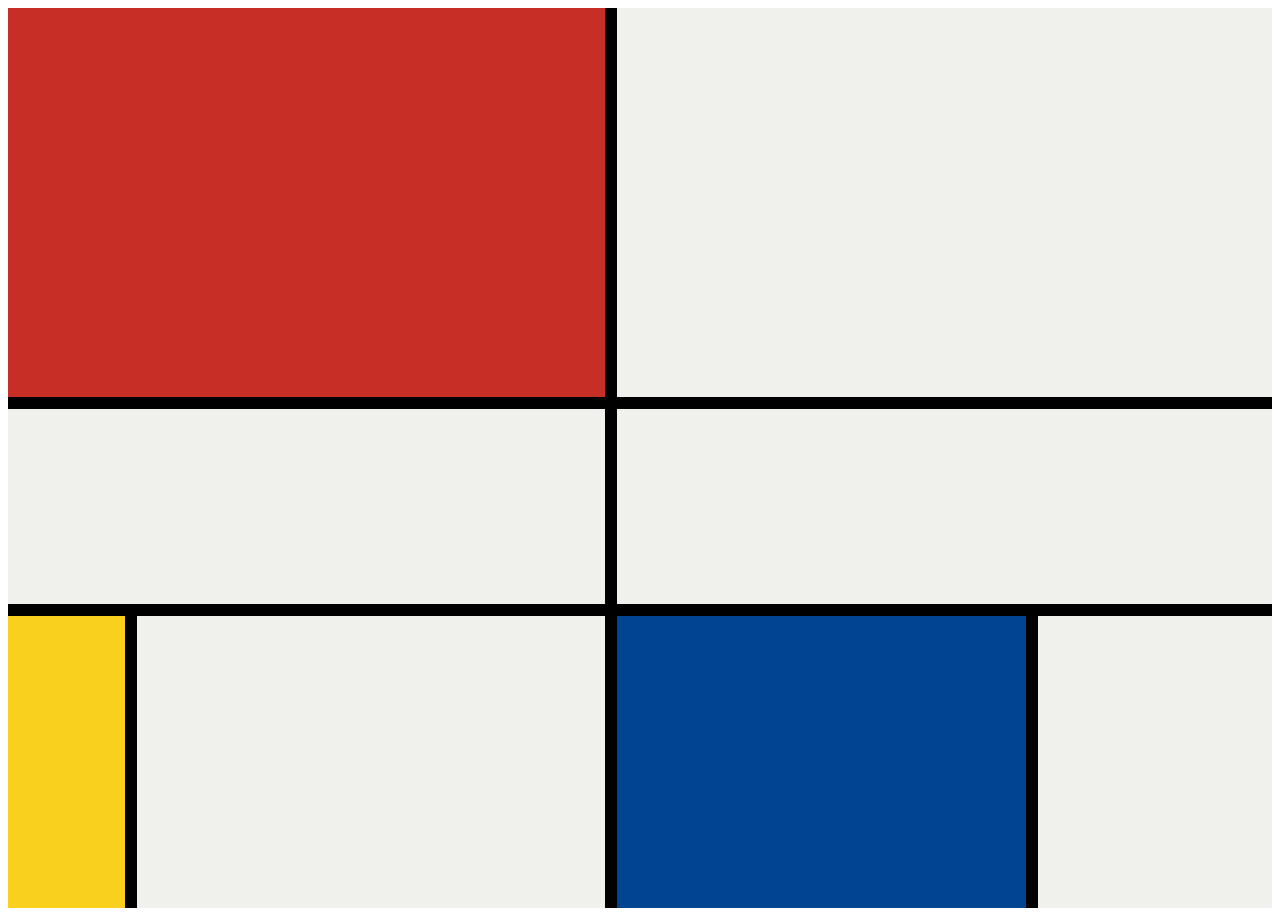
<file: 10.3 Mondrian Project/index.html>
<!DOCTYPE html>
<html lang="en">

<head>
  <meta charset="UTF-8">
  <meta name="viewport" content="width=device-width, initial-scale=1.0">
  <title>Mondrian Project</title>
  <style>
    /* 
    Write your CSS here 
    Gap Colour: #000
    White: #F0F1EC
    Red: #E72F24
    Black: #232629
    Blue: #004592
    Yellow: #F9D01E

    For dimensions, see dimensions.png image.
    HINT: Remember you can't change the properties of grid lines.
    But grid lines are transparent
    */
    .body{
      margin:0px;
      padding:0px;
    }
    .container{
      background-color:black ;
      height:100vh;
      display:grid;
      gap:0.75rem;
      grid-template-columns: 0.5fr 2fr 1.75fr 1fr ;
      grid-template-rows:2fr 1fr 1.5fr;


    }
    .red-box{
      background-color: #c72e26;
      grid-column:span 2;

    }
    .white-box{
      background-color: #F0F1EC;
      grid-column:span 2;

    }
    .yellow-box{
      background-color:#F9D01E;

    }
    .blue-box{
      background-color:#004592;
      grid-column:span 1;
      grid-row:span 0.75;

    }
    .white-last-box{
      background-color: #F0F1EC;
      grid-area:4 / 3 / 4 / 0;
    }
    .white-lastest-box{
      background-color:#F0F1EC;
      grid-area:4 / 4 / 0 / 0;
    }
    .white-inner-box{
      background-color:#F0F1EC;
      grid-column:span 1;
      grid-row:0.25px;
    }



  </style>
</head>

<body>
  <!-- Write your HTML here -->
  <div class="container"> 
    <div class="red-box"></div>
    <div class="white-box"></div>
    <div class="white-box"></div>
    <div class="white-box"></div>
    <div class="yellow-box"></div>
    <div class="white-last-box "></div>
    <div class="blue-box">
      <div class="white-inner-box"></div>
    </div>
   <div class="white-lastest-box"></div>
    
  </div>
  
</body>

</html>
</file>
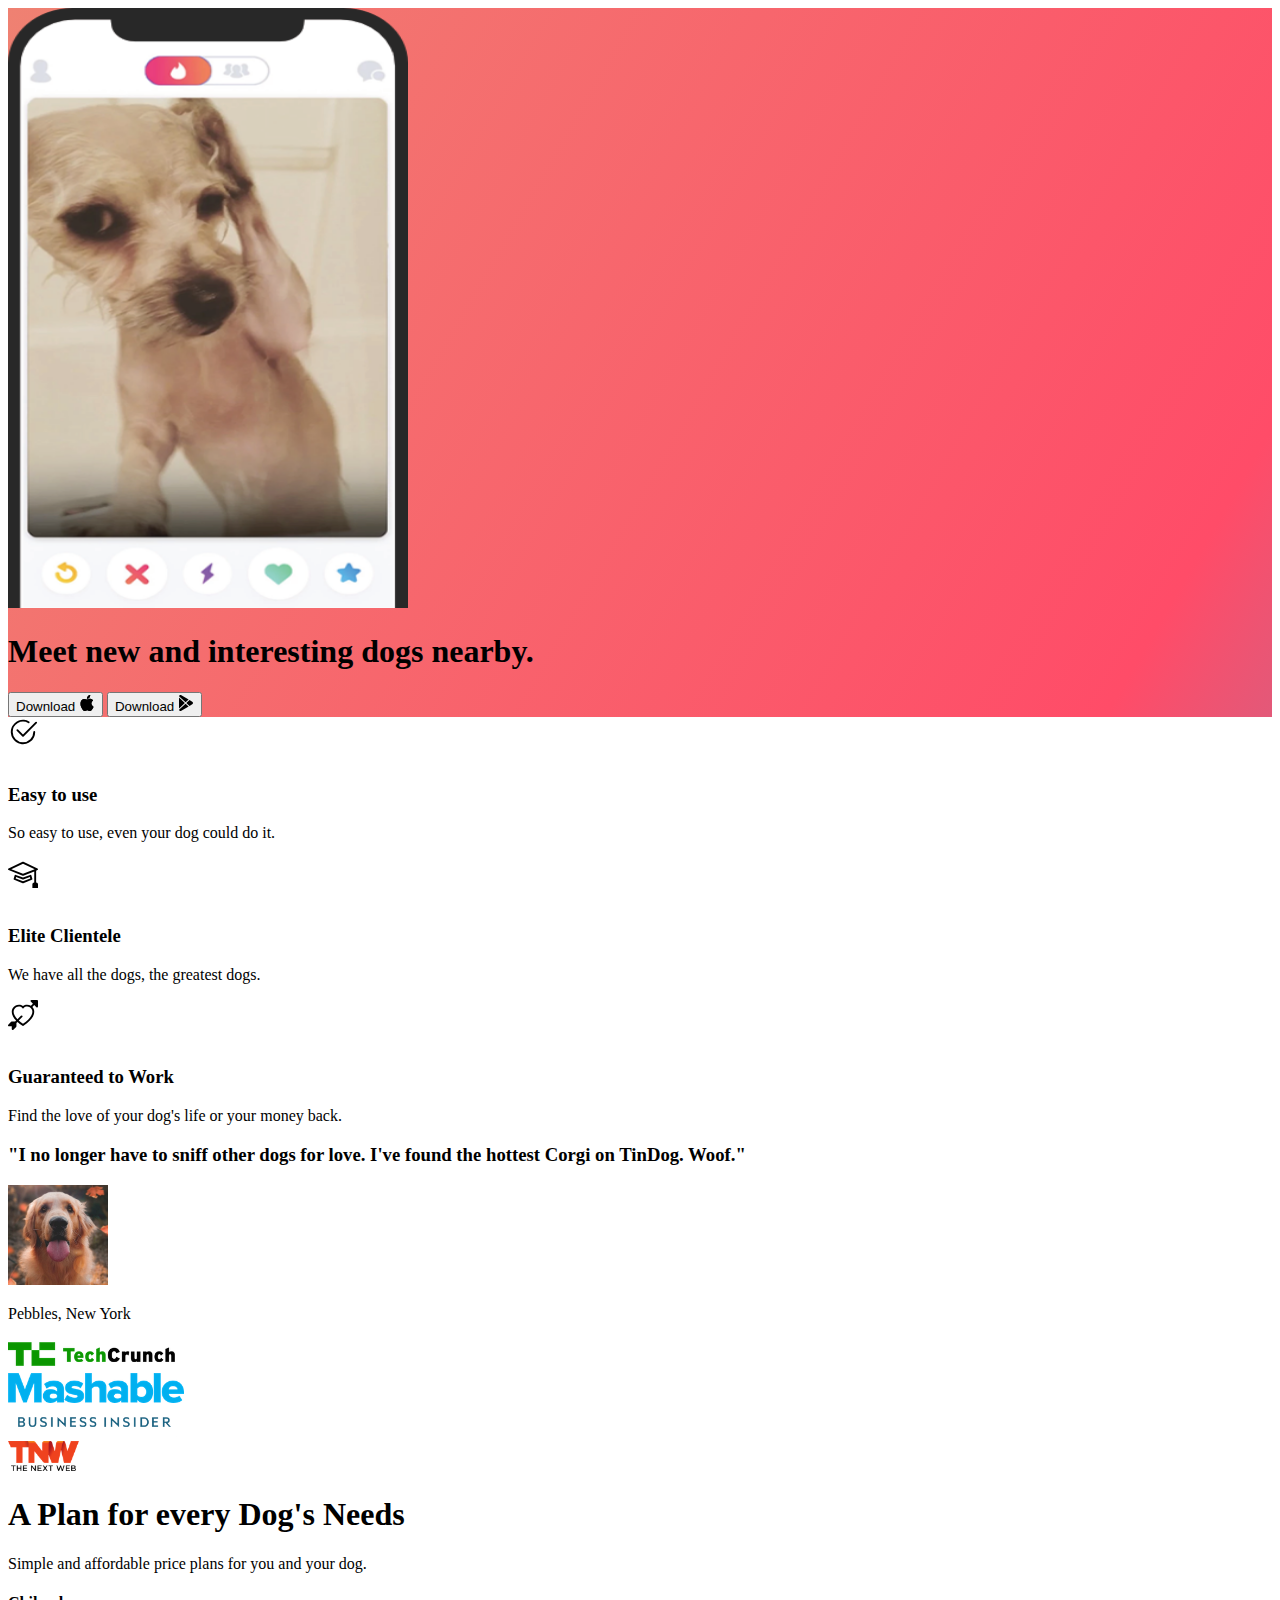
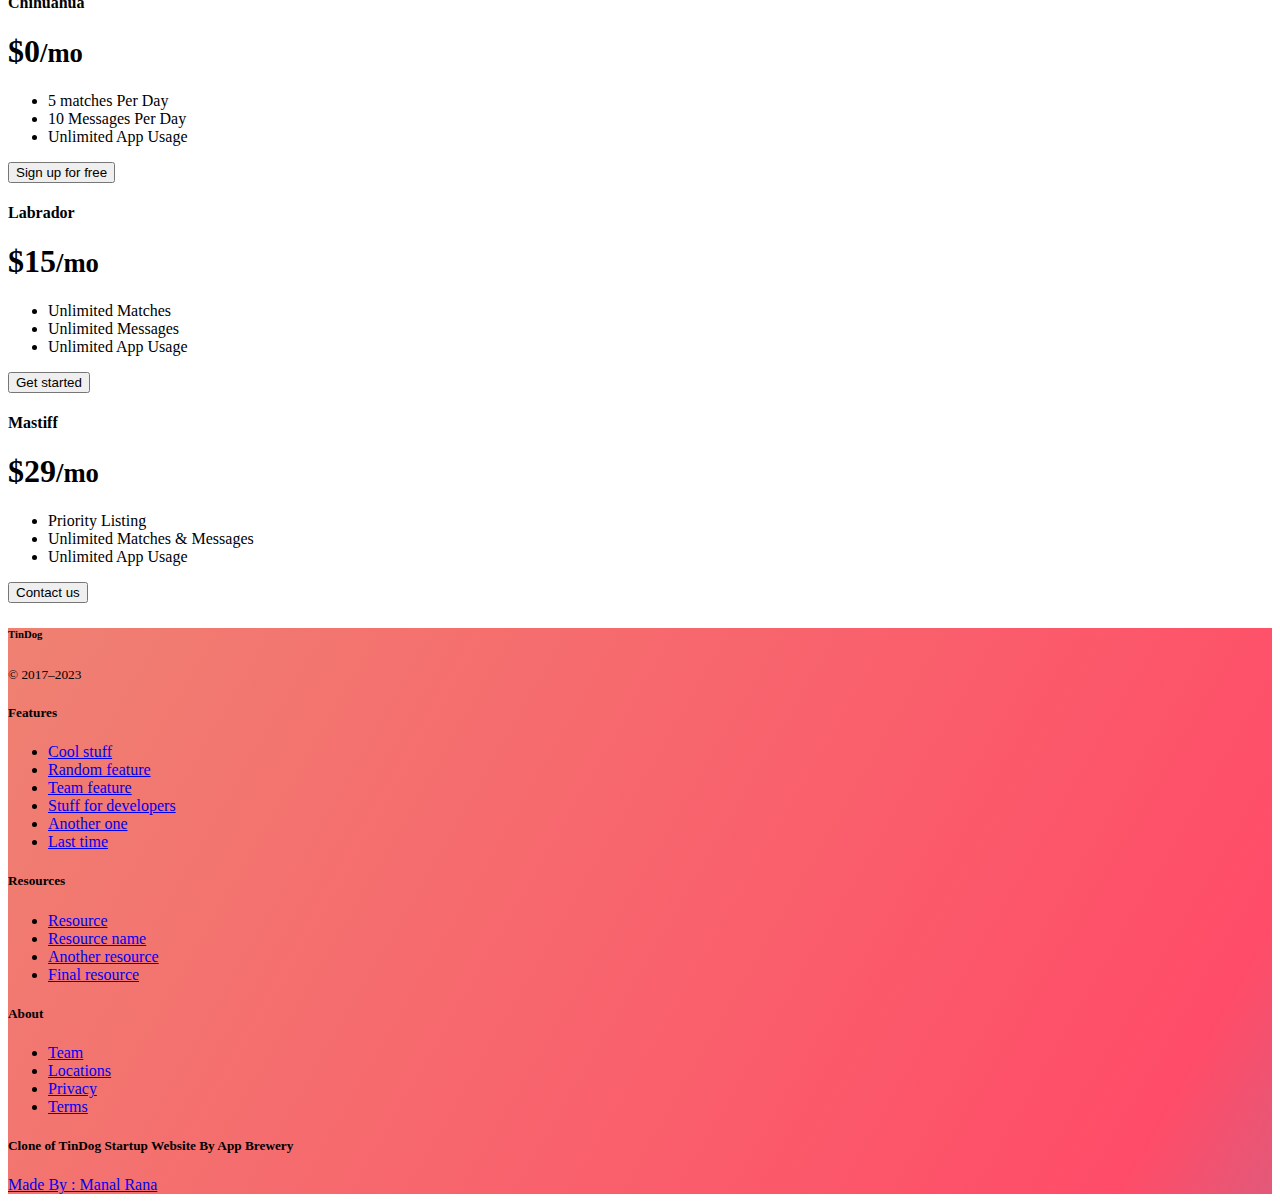
<file: 11.3 TinDog Project/index.html>
<!DOCTYPE html>
<html lang="en">
<head>
  <meta charset="UTF-8">
  <meta name="viewport" content="width=device-width, initial-scale=1.0">
  <link href="https://cdn.jsdelivr.net/npm/bootstrap@5.3.0/dist/css/bootstrap.min.css" rel="stylesheet" integrity="sha384-9ndCyUaIbzAi2FUVXJi0CjmCapSmO7SnpJef0486qhLnuZ2cdeRhO02iuK6FUUVM" crossorigin="anonymous">
  <link rel="stylesheet" href="./css/style.css">
  <title>TinDog</title>
</head>


<body>


  <!-- Title -->
  <section id="title">
    <div class="gradient-background">
    <div class="container col-xxl-8 px-4 pb-0">
      <div class="row flex-lg-row-reverse align-items-center g-5 pt-5 pb-0">
        <div class="col-10 col-sm-8 col-lg-6">
          <img src="./images/iphone.png" class="d-block mx-lg-auto img-fluid" alt="iphone" width="400" height="600" loading="lazy">
        </div>
        <div class="col-lg-6">
          <h1 class="display-5 fw-bold text-body-emphasis lh-1 mb-3 ">Meet new and interesting dogs nearby.</h1>
          <div class="d-grid gap-2 d-md-flex justify-content-md-start">
            <button type="button" class="btn btn-light btn-lg px-4 me-md-2">Download
              <svg xmlns="http://www.w3.org/2000/svg" width="16" height="16" fill="currentColor"
                class="bi bi-apple mb-1" viewBox="0 0 16 16">
<path
                  d="M11.182.008C11.148-.03 9.923.023 8.857 1.18c-1.066 1.156-.902 2.482-.878 2.516.024.034 1.52.087 2.475-1.258.955-1.345.762-2.391.728-2.43Zm3.314 11.733c-.048-.096-2.325-1.234-2.113-3.422.212-2.189 1.675-2.789 1.698-2.854.023-.065-.597-.79-1.254-1.157a3.692 3.692 0 0 0-1.563-.434c-.108-.003-.483-.095-1.254.116-.508.139-1.653.589-1.968.607-.316.018-1.256-.522-2.267-.665-.647-.125-1.333.131-1.824.328-.49.196-1.422.754-2.074 2.237-.652 1.482-.311 3.83-.067 4.56.244.729.625 1.924 1.273 2.796.576.984 1.34 1.667 1.659 1.899.319.232 1.219.386 1.843.067.502-.308 1.408-.485 1.766-.472.357.013 1.061.154 1.782.539.571.197 1.111.115 1.652-.105.541-.221 1.324-1.059 2.238-2.758.347-.79.505-1.217.473-1.282Z" />
<path
                  d="M11.182.008C11.148-.03 9.923.023 8.857 1.18c-1.066 1.156-.902 2.482-.878 2.516.024.034 1.52.087 2.475-1.258.955-1.345.762-2.391.728-2.43Zm3.314 11.733c-.048-.096-2.325-1.234-2.113-3.422.212-2.189 1.675-2.789 1.698-2.854.023-.065-.597-.79-1.254-1.157a3.692 3.692 0 0 0-1.563-.434c-.108-.003-.483-.095-1.254.116-.508.139-1.653.589-1.968.607-.316.018-1.256-.522-2.267-.665-.647-.125-1.333.131-1.824.328-.49.196-1.422.754-2.074 2.237-.652 1.482-.311 3.83-.067 4.56.244.729.625 1.924 1.273 2.796.576.984 1.34 1.667 1.659 1.899.319.232 1.219.386 1.843.067.502-.308 1.408-.485 1.766-.472.357.013 1.061.154 1.782.539.571.197 1.111.115 1.652-.105.541-.221 1.324-1.059 2.238-2.758.347-.79.505-1.217.473-1.282Z" />
</svg>
            </button>
            <button type="button" class="btn btn-outline-light btn-lg px-4">Download
              <svg xmlns="http://www.w3.org/2000/svg" width="16" height="16" fill="currentColor"
                class="bi bi-google-play mb-1" viewBox="0 0 16 16">
<path
                  d="M14.222 9.374c1.037-.61 1.037-2.137 0-2.748L11.528 5.04 8.32 8l3.207 2.96 2.694-1.586Zm-3.595 2.116L7.583 8.68 1.03 14.73c.201 1.029 1.36 1.61 2.303 1.055l7.294-4.295ZM1 13.396V2.603L6.846 8 1 13.396ZM1.03 1.27l6.553 6.05 3.044-2.81L3.333.215C2.39-.341 1.231.24 1.03 1.27Z" />
</svg>

            </button>

            
</div>
  </section>
  <!-- Features -->

  <section id="features">
    <div class="container mt-5">
      <div class="row d-flex  g-4 py-5 row-cols-1 row-cols-lg-3 justify-content-space-evenly ">
        
        <div class="col d-flex align-items-start ">
          <div class="icon-square text-body-emphasis bg-body-secondary d-inline-flex align-items-center justify-content-center fs-4 flex-shrink-0 me-3">
            <svg xmlns="http://www.w3.org/2000/svg" height="30" fill="currentColor" class="bi bi-check2-circle"
            viewBox="0 0 16 16">
            <path d="M2.5 8a5.5 5.5 0 0 1 8.25-4.764.5.5 0 0 0 .5-.866A6.5 6.5 0 1 0 14.5 8a.5.5 0 0 0-1 0 5.5 5.5 0 1 1-11 0z" />
            <path d="M15.354 3.354a.5.5 0 0 0-.708-.708L8 9.293 5.354 6.646a.5.5 0 1 0-.708.708l3 3a.5.5 0 0 0 .708 0l7-7z" />
            </svg>
          </div>
          <div>
            <h3 class="fs-2 text-body-emphasis">Easy to use</h3>
            <p> So easy to use, even your dog could do it.</p>   
          </div>
          </div>
        <div class="col d-flex align-items-start">
          <div class="icon-square text-body-emphasis bg-body-secondary d-inline-flex align-items-center justify-content-center fs-4 flex-shrink-0 me-3">
            <svg xmlns="http://www.w3.org/2000/svg" height="30" fill="currentColor" class="bi bi-mortarboard" viewBox="0 0 16 16">
              <path d="M8.211 2.047a.5.5 0 0 0-.422 0l-7.5 3.5a.5.5 0 0 0 .025.917l7.5 3a.5.5 0 0 0 .372 0L14 7.14V13a1 1 0 0 0-1 1v2h3v-2a1 1 0 0 0-1-1V6.739l.686-.275a.5.5 0 0 0 .025-.917l-7.5-3.5ZM8 8.46 1.758 5.965 8 3.052l6.242 2.913L8 8.46Z"/>
              <path d="M4.176 9.032a.5.5 0 0 0-.656.327l-.5 1.7a.5.5 0 0 0 .294.605l4.5 1.8a.5.5 0 0 0 .372 0l4.5-1.8a.5.5 0 0 0 .294-.605l-.5-1.7a.5.5 0 0 0-.656-.327L8 10.466 4.176 9.032Zm-.068 1.873.22-.748 3.496 1.311a.5.5 0 0 0 .352 0l3.496-1.311.22.748L8 12.46l-3.892-1.556Z"/>
              </svg>
              
          </div>
          <div>
            <h3 class="fs-2 text-body-emphasis">Elite Clientele</h3>
            <p>
              We have all the dogs, the greatest dogs.</p>
            
                
            
        </div>
        </div>
        <div class="col d-flex align-items-start">
          <div class="icon-square text-body-emphasis bg-body-secondary d-inline-flex align-items-center justify-content-center fs-4 flex-shrink-0 me-3">
            <svg xmlns="http://www.w3.org/2000/svg" height="30" fill="currentColor" class="bi bi-arrow-through-heart"
              viewBox="0 0 16 16">
              <path fill-rule="evenodd"d="M2.854 15.854A.5.5 0 0 1 2 15.5V14H.5a.5.5 0 0 1-.354-.854l1.5-1.5A.5.5 0 0 1 2 11.5h1.793l.53-.53c-.771-.802-1.328-1.58-1.704-2.32-.798-1.575-.775-2.996-.213-4.092C3.426 2.565 6.18 1.809 8 3.233c1.25-.98 2.944-.928 4.212-.152L13.292 2 12.147.854A.5.5 0 0 1 12.5 0h3a.5.5 0 0 1 .5.5v3a.5.5 0 0 1-.854.354L14 2.707l-1.006 1.006c.236.248.44.531.6.845.562 1.096.585 2.517-.213 4.092-.793 1.563-2.395 3.288-5.105 5.08L8 13.912l-.276-.182a21.86 21.86 0 0 1-2.685-2.062l-.539.54V14a.5.5 0 0 1-.146.354l-1.5 1.5Zm2.893-4.894A20.419 20.419 0 0 0 8 12.71c2.456-1.666 3.827-3.207 4.489-4.512.679-1.34.607-2.42.215-3.185-.817-1.595-3.087-2.054-4.346-.761L8 4.62l-.358-.368c-1.259-1.293-3.53-.834-4.346.761-.392.766-.464 1.845.215 3.185.323.636.815 1.33 1.519 2.065l1.866-1.867a.5.5 0 1 1 .708.708L5.747 10.96Z" /></svg>
          </div>
          <div>
            <h3 class="fs-2 text-body-emphasis">Guaranteed to Work</h3>
            <p>Find the love of your dog's life or your money back.
            </p>
           

            
          </div>
        </div>
    </div>
  </div>
<!-- </div>
</div>
</div>
</div>
</div>--> 

  </section>
  <!-- Testimonial -->
  <section class="bg-body-tertiary" id="testimonial">
    <div class="container py-5 text-center ">
      <h3 class="text-body-emphasis">"I no longer have to sniff other dogs for love. I've found the hottest Corgi on TinDog. Woof." </h3>
    <div class="mt-5 mb-2 mx-auto p-2  ">
       <img src="./images/dog-img.jpg" height="100px" class="rounded-circle "> 
       <p class="col-lg-8 mx-auto lead mt-2">
        Pebbles, New York
      </p>
    </div> 
    <div class="row">
      <div class="col-lg-3 col-sm-12"><img src="./images/techcrunch.png" height="30" ></div>
      <div class="col-lg-3 col-sm-12">
        <img src="./images/mashable.png" height="30">
      </div>
      <div class="col-lg-3 col-sm-12">
      <img src="./images/bizinsider.png"height="30" >
      </div>
      <div class="col-lg-3 col-sm-12">
      
      <img src="./images/tnw.png"height="30" >
      
      </div>
    

    </div>

  </section>
  <!-- Pricing -->
  <section id="pricing">

<div class="container py-3">
  <header>
    <div class="pricing-header p-3 pb-md-4 mx-auto text-center">
      <h1 class="display-4 fw-normal text-body-emphasis">A Plan for every Dog's Needs</h1>
      <p class="fs-5 text-body-secondary">Simple and affordable price plans for you and your dog. </p>
    </div>
  </header>
  <main>
    <div class="row row-cols-1 row-cols-md-3 mb-3 text-center">
      <div class="col">
        <div class="card mb-4 rounded-3 shadow-sm">
          <div class="card-header py-3">
            <h4 class="my-0 fw-normal">Chihuahua</h4>
          </div>
          <div class="card-body">
            <h1 class="card-title pricing-card-title">$0<small class="text-body-secondary fw-light">/mo</small></h1>
            <ul class="list-unstyled mt-3 mb-4">
              <li>5 matches Per Day</li>
              <li>10 Messages Per Day</li>
              <li>Unlimited App Usage</li>
             
            </ul>
            <button type="button" class="w-100 btn btn-lg btn-outline-dark">Sign up for free</button>
          </div>
        </div>
      </div>
      <div class="col">
        <div class="card mb-4 rounded-3 shadow-sm">
          <div class="card-header py-3">
            <h4 class="my-0 fw-normal">Labrador</h4>
          </div>
          <div class="card-body">
            <h1 class="card-title pricing-card-title">$15<small class="text-body-secondary fw-light">/mo</small></h1>
            <ul class="list-unstyled mt-3 mb-4">
              <li>Unlimited Matches</li>
              <li>Unlimited Messages</li>
              <li>Unlimited App Usage</li>
            </ul>
            <button type="button" class="w-100 btn btn-lg btn-dark">Get started</button>
          </div>
        </div>
      </div>
      <div class="col">
        <div class="card mb-4 rounded-3 shadow-sm border-dark">
          <div class="card-header py-3 text-bg-dark border-primary">
            <h4 class="my-0 fw-normal">Mastiff</h4>
          </div>
          <div class="card-body">
            <h1 class="card-title pricing-card-title">$29<small class="text-body-secondary fw-light">/mo</small></h1>
            <ul class="list-unstyled mt-3 mb-4">
              <li>Priority Listing</li>
              <li>Unlimited Matches & Messages</li>
              <li>Unlimited App Usage</li>
            </ul>
            <button type="button" class="w-100 btn btn-lg btn-dark">Contact us</button>
          </div>
        </div>
      </div>
    </div>
  </main>
</div>
  </section>
  <!-- Footer -->
  <section id="footer" class="gradient-background container-fluid">
    <footer class="pt-4 pt-md-5 border-top gradient-background">
      <div class="row">
        <div class="col-12 col-md">
          <h6>TinDog</h6>
          <small class="d-block mb-3 text-body-secondary">© 2017–2023</small>
        </div>
        <div class="col-6 col-md">
          <h5>Features</h5>
          <ul class="list-unstyled text-small">
            <li class="mb-1"><a class="link-dark text-decoration-none" href="#">Cool stuff</a></li>
            <li class="mb-1"><a class="link-dark text-decoration-none" href="#">Random feature</a></li>
            <li class="mb-1"><a class="link-dark text-decoration-none" href="#">Team feature</a></li>
            <li class="mb-1"><a class="link-dark text-decoration-none" href="#">Stuff for developers</a></li>
            <li class="mb-1"><a class="link-dark text-decoration-none" href="#">Another one</a></li>
            <li class="mb-1"><a class="link-dark text-decoration-none" href="#">Last time</a></li>
          </ul>
        </div>
        <div class="col-6 col-md">
          <h5>Resources</h5>
          <ul class="list-unstyled text-small">
            <li class="mb-1"><a class="link-dark text-decoration-none" href="#">Resource</a></li>
            <li class="mb-1"><a class="link-dark text-decoration-none" href="#">Resource name</a></li>
            <li class="mb-1"><a class="link-dark text-decoration-none" href="#">Another resource</a></li>
            <li class="mb-1"><a class="link-dark text-decoration-none" href="#">Final resource</a></li>
          </ul>
        </div>
        <div class="col-6 col-md">
          <h5>About</h5>
          <ul class="list-unstyled text-small">
            <li class="mb-1"><a class="link-dark text-decoration-none" href="#">Team</a></li>
            <li class="mb-1"><a class="link-dark text-decoration-none" href="#">Locations</a></li>
            <li class="mb-1"><a class="link-dark text-decoration-none" href="#">Privacy</a></li>
            <li class="mb-1"><a class="link-dark text-decoration-none" href="#">Terms</a></li>
          </ul>
        </div>
        <div class="col-6 col-md">
          <h5  class="text-success-emphasis"> Clone of TinDog Startup Website By App Brewery </h5>
          <a href="https://manalranaportfolio.blogspot.com/">Made By : Manal Rana</a>
        </div>
      </div>
    </footer>
  </section>
  <script src="https://cdn.jsdelivr.net/npm/bootstrap@5.3.0/dist/js/bootstrap.bundle.min.js" integrity="sha384-geWF76RCwLtnZ8qwWowPQNguL3RmwHVBC9FhGdlKrxdiJJigb/j/68SIy3Te4Bkz" crossorigin="anonymous"></script>
</body>

</html>
</file>
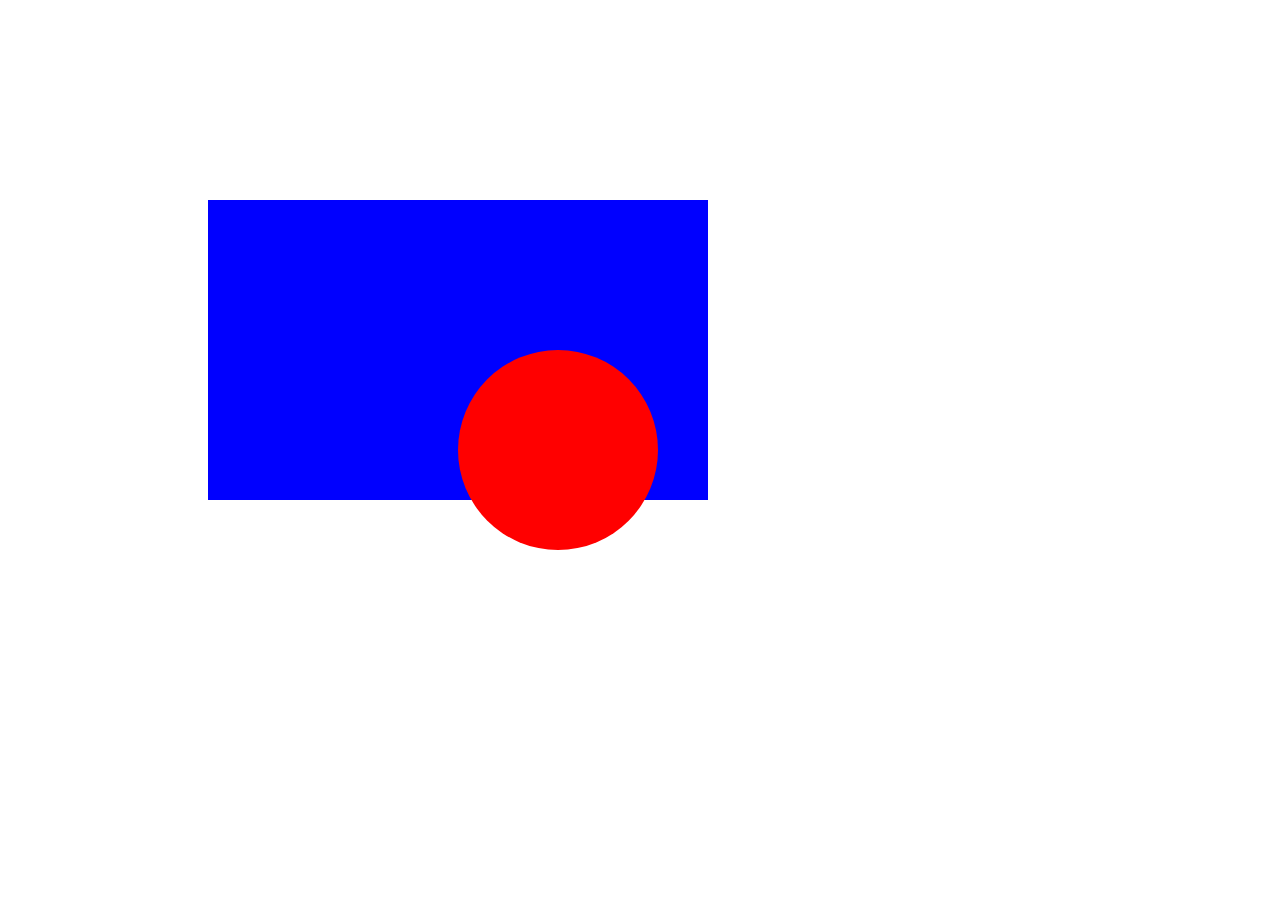
<file: 7.2 CSS Positioning/index.html>
<!DOCTYPE html>
<html>

<head>
  <title>CSS Positioning Exercise</title>
  <style>
    /* Write your code here */
    .blue-box
    {
      position:relative;
      margin:200px;
      width:500px;
      height:300px;
      background-color: blue;


    }
    .red-circle
    {
position:absolute;
margin-top:150px;
margin-left:250px;
border-radius: 50%;
height:200px;
width:200px;
background-color: red;
    }
  </style>
</head>

<body>
  <div class="blue-box">
    <div class="red-circle">
    </div>
  </div>

</body>

</html>
</file>
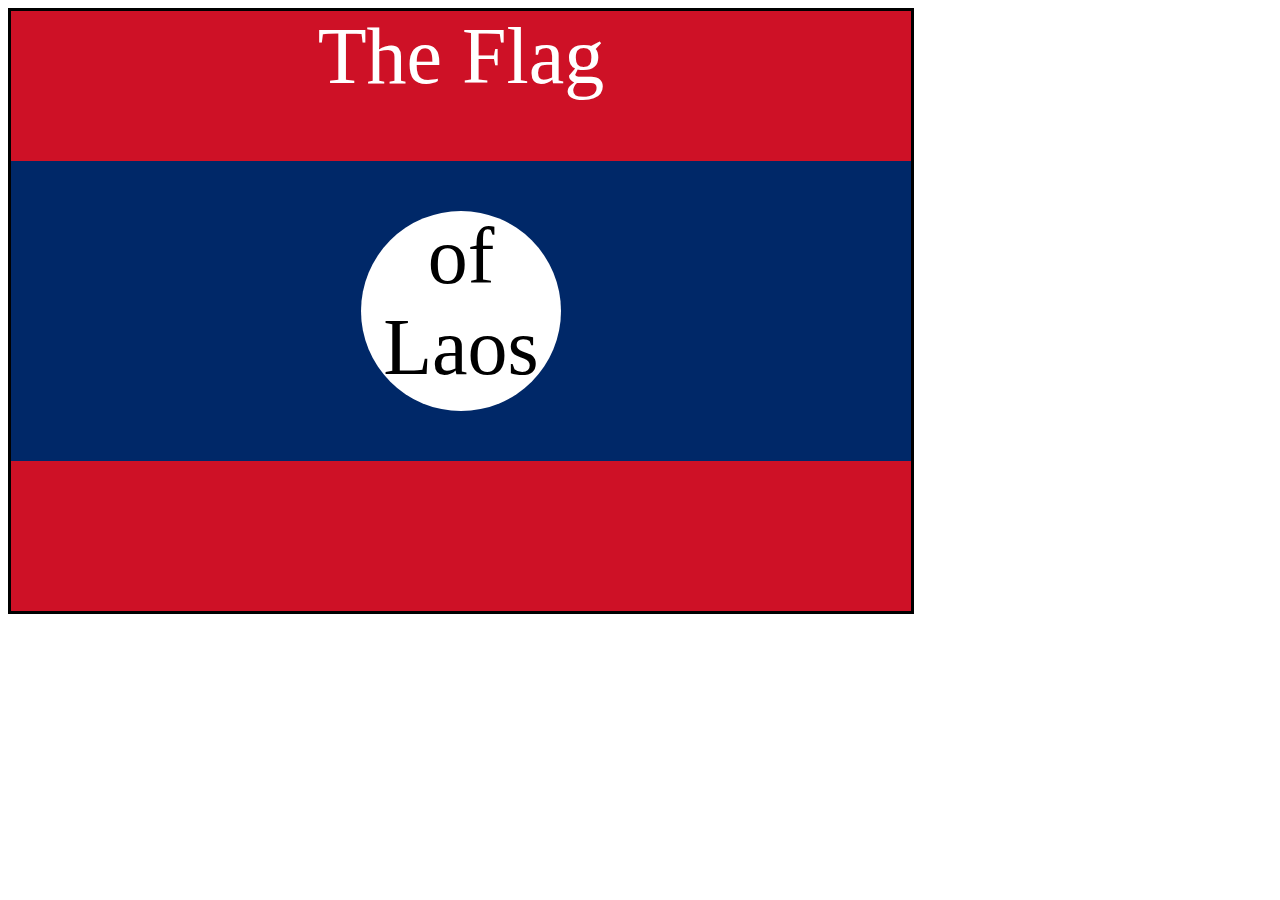
<file: 7.3 CSS Flag Project/index.html>
<!DOCTYPE html>
<html lang="en">

<head>
  <meta charset="UTF-8">
  <title>CSS Flag Project</title>
  <style>
    /* Write your CSS Code here */
    .flag
    {
      width:900px;
      height:600px;
      background-color:rgb(206, 17, 38) ;
      border-style:solid;
      position:relative;
    }/* This is CSS child Rule */
    .flag > div{
  background-color: rgb(0, 40, 104);
    width: 100%;
    height: 300px;
    position:absolute;
    top: 25%;
    bottom:25%;
}

    .flag > div > div {
      background-color: white;
      border-radius: 50%;
      height: 200px;
      width: 200px;
      position:relative;
  margin:auto;
   
    }

p{ 
  color:white;
      text-align:center;
      font-family:"Times new Roman",serif;
      font-size:5rem;
      margin-block-start: 0;
    margin-block-end: 0;
    
    }
    .flag > div > div > p {
      color:black;
      margin-top : 25%;
    } 
  
    
  </style>
</head>

<!-- 
  IMPORTANT! Do not change any HTML
Don't add any classes/ids/elements 
Use what you know about combining selectors 
and CSS specificity instead.
Hint 1: The flag is 900px by 600px and the circle is 200px by 200px.
Hint 2: You can use CSS inspection to get the colors from
 font-family:"Times new Roman",serif;
      font-size:2rem;
-->

<body>
  <div class="flag">
    <p>The Flag</p>
    <div>
      <div>
        <p>of Laos</p>
      </div>
    </div>
  </div>
</body>

</html>
</file>
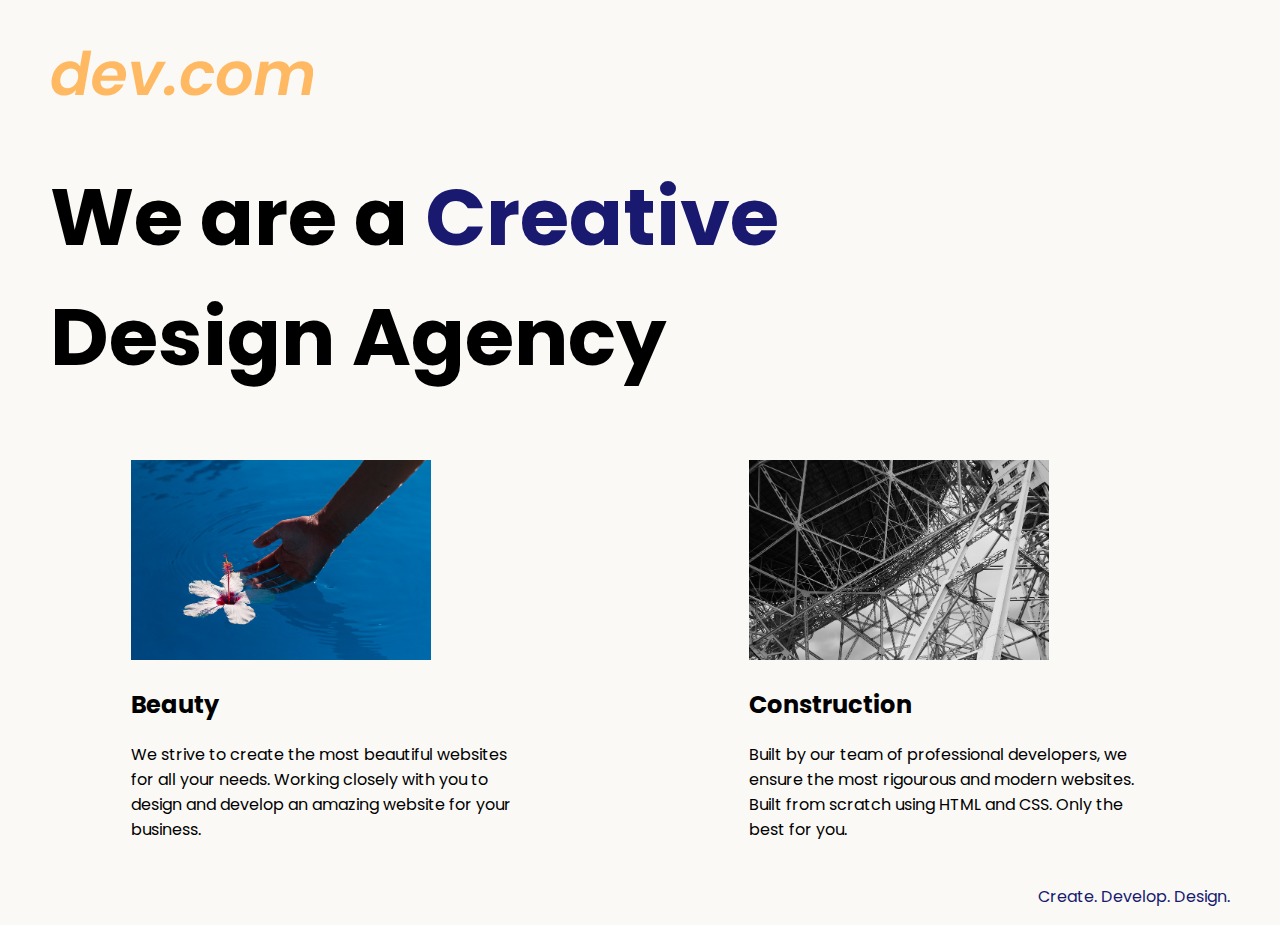
<file: 8.4 Web Design Agency Project/index.html>
<!DOCTYPE html>
<html lang="en">

<head>
  <meta charset="UTF-8">
  <meta name="viewport" content="width=device-width, initial-scale=1.0">
  <title>Agency</title>
  <link rel="stylesheet" href="./style.css">
  <link rel="preconnect" href="https://fonts.googleapis.com">
  <link rel="preconnect" href="https://fonts.gstatic.com" crossorigin>
  <link href="https://fonts.googleapis.com/css2?family=Poppins:wght@400;700&display=swap" rel="stylesheet">
</head>

<body>
  <div class="main">
    <img class="logo" src="./assets/images/logo.png" alt="logo">
    <h1>We are a <span>Creative</span><br>Design Agency</h1>
    <div class="left card">
      <img class="tile-image" src="./assets/images/beautiful.jpg" alt="hand and flower in water">
      <h2 class="card-title">Beauty</h2>
      <p class="card-text">
        We strive to create the most beautiful websites for all your needs. Working closely with you
        to
        design and
        develop an amazing website for your business.</p>
    </div>

    <div class="right card">
      <img class="tile-image" src="./assets/images/construction.jpg" alt="metal structure">
      <h2 class="card-title">Construction</h2>
      <p>
        Built by our team of professional developers, we ensure the most rigourous and modern websites. Built from
        scratch using HTML and CSS. Only the best for you.
      </p>
    </div>

  </div>
  <footer>
    <p>Create. Develop. Design.</p>
  </footer>
</body>
<style>
  span{
    color: midnightblue;
    
  }
  .card{
    display:block;
    width:50%;
    height:20%;
  }
  .left{
  float:left;
  padding:10px;
  margin-right: 0%;
  margin-left:6%;
  width:400px;
  

  }
  .right{
   float:right;
   padding:10px;
   margin-left:0%;
   margin-right:6%;
   width:400px;
  }
  .tile-image{
    height:200px;
   
  }
</style>

</html>
</file>
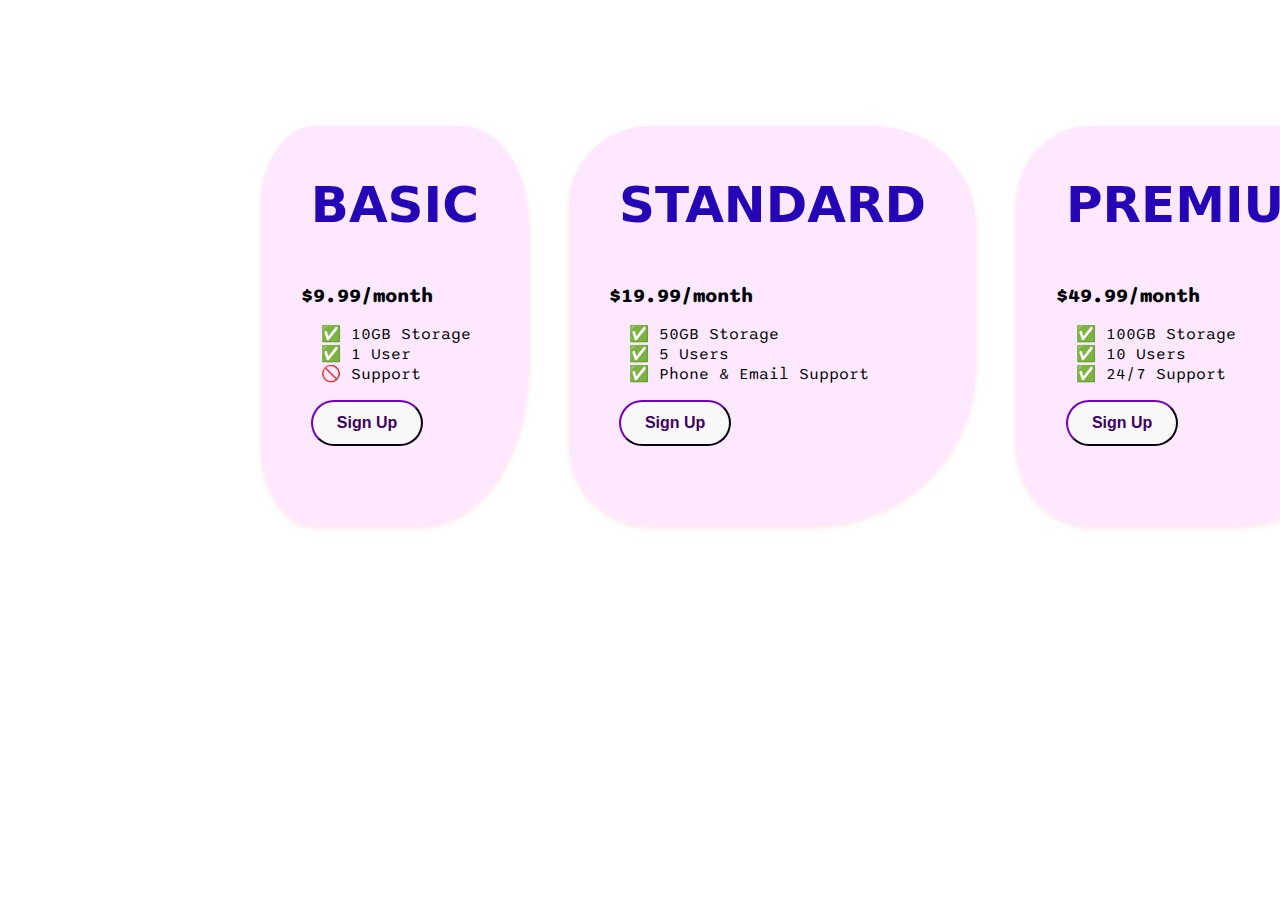
<file: 9.4 Flexbox Pricing Table Project/index.html>
<!DOCTYPE html>
<html>

<head>
  <title>Flexbox Pricing Table</title>
  <link rel="preconnect" href="https://fonts.googleapis.com">
  <link rel="preconnect" href="https://fonts.gstatic.com" crossorigin>
  <link href="https://fonts.googleapis.com/css2?family=Sono:wght@400;700&display=swap" rel="stylesheet">
  <style>
    body {
      font-family: 'Sono', sans-serif;
    }
    .pricing-container{
      display:flex;
     justify-content:space-evenly;
     gap:40px;
      align-items:center; 
       margin:10% 20%;

    }
    .pricing-plan{
      background-color: rgb(162, 193, 183);
      min-height:400px ;
      flex-basis:1000px;
      box-shadow: 0 2px 5px rgba(253, 169, 169, 0.3);
      animation: pulsate 2s ease-in-out infinite;

    }
    .plan-title{
      margin:50px;
      text-transform: uppercase;
      font-family: system-ui, -apple-system, BlinkMacSystemFont, 'Segoe UI', Roboto, Oxygen, Ubuntu, Cantarell, 'Open Sans', 'Helvetica Neue', sans-serif;
      font-weight: bolder;
      font-size: 50px;
      color:rgb(36, 6, 183);
     
    }
    .plan-price{
      font-weight:bold;
      font-size:20px;
      margin-left:40px ;

    }
    .plan-features{
      max-height:500px;
      margin-left:20px;
      list-style-type: none;

    }
    .color-curve{
      background-color: rgb(253, 233, 255);
      border: 1px 2px 2px 4px;
      border-top:rgb(168, 168, 254);
      border-left:blueviolet;
      border-bottom:rgb(36, 6, 183);
      border-top-right-radius: 25%;
      border-top-left-radius:20%;
      border-bottom-right-radius: 40%;
      border-bottom-left-radius:20%;
      
    }
  /*  @keyframes pulsate {
      0% {
        transform: scale(1);
      }
      
      50% {
        transform: scale(1.1);
      }
      
      100% {
        transform: scale(1);
      }
    }*/
    button{
      align-self: center;
      align-content: center;
      margin-left:50px;
      padding: 12px 24px;
      border-radius: 50px;
      font-size: 16px;
      font-weight: bold;
      text-align: center;
      text-decoration: none;
      color: #400065;
      background-color: #f8f8f8;
      border-color:#400065;
      transition: background-color 0.3s ease;
      cursor: pointer;
    }



    /* Hint: What can you do with a media query and flexbox? */
    @media (max-width: 1250px) {
      .pricing-container{
        flex-wrap:wrap;
        margin-left: 0%;
        margin-right: 0%;
        padding-left:0%;
        padding-right:0%;
      }
      .pricing-plan{
        font-size: 2em;
        text-align: center;
        text-decoration: double;
      }
      .plan-features{
        list-style-type: none;
      }
      .color-curve{
        max-width: 500px;
      }
    }

  </style>
</head>

<body>
  <div class="pricing-container">
    <div class="pricing-plan color-curve">
     
      <div class="plan-title">Basic</div>
      <div class="plan-price">$9.99/month</div>

      <ul class="plan-features">
        <li>✅ 10GB Storage</li>
        <li>✅ 1 User</li>
        <li>🚫 Support</li>
      </ul>
      <button class="plan-button">Sign Up</a>
      </div>
    <div class="pricing-plan color-curve"> 
      
      <div class="plan-title">Standard</div>
      <div class="plan-price">$19.99/month</div>
      <ul class="plan-features">
        <li>✅ 50GB Storage</li>
        <li>✅ 5 Users</li>
        <li>✅ Phone &amp; Email Support</li>
      </ul>
      <button class="plan-button ">Sign Up</a>
    </div>
    <div class="pricing-plan color-curve">
      <div class="plan-title">Premium</div>
      <div class="plan-price">$49.99/month</div>
      <ul class="plan-features">
        <li>✅ 100GB Storage</li>
        <li>✅ 10 Users</li>
        <li>✅ 24/7 Support</li>
      </ul>
      <button class="plan-button">Sign Up</a>
    </div>
  </div>

</body>

</html>
</file>
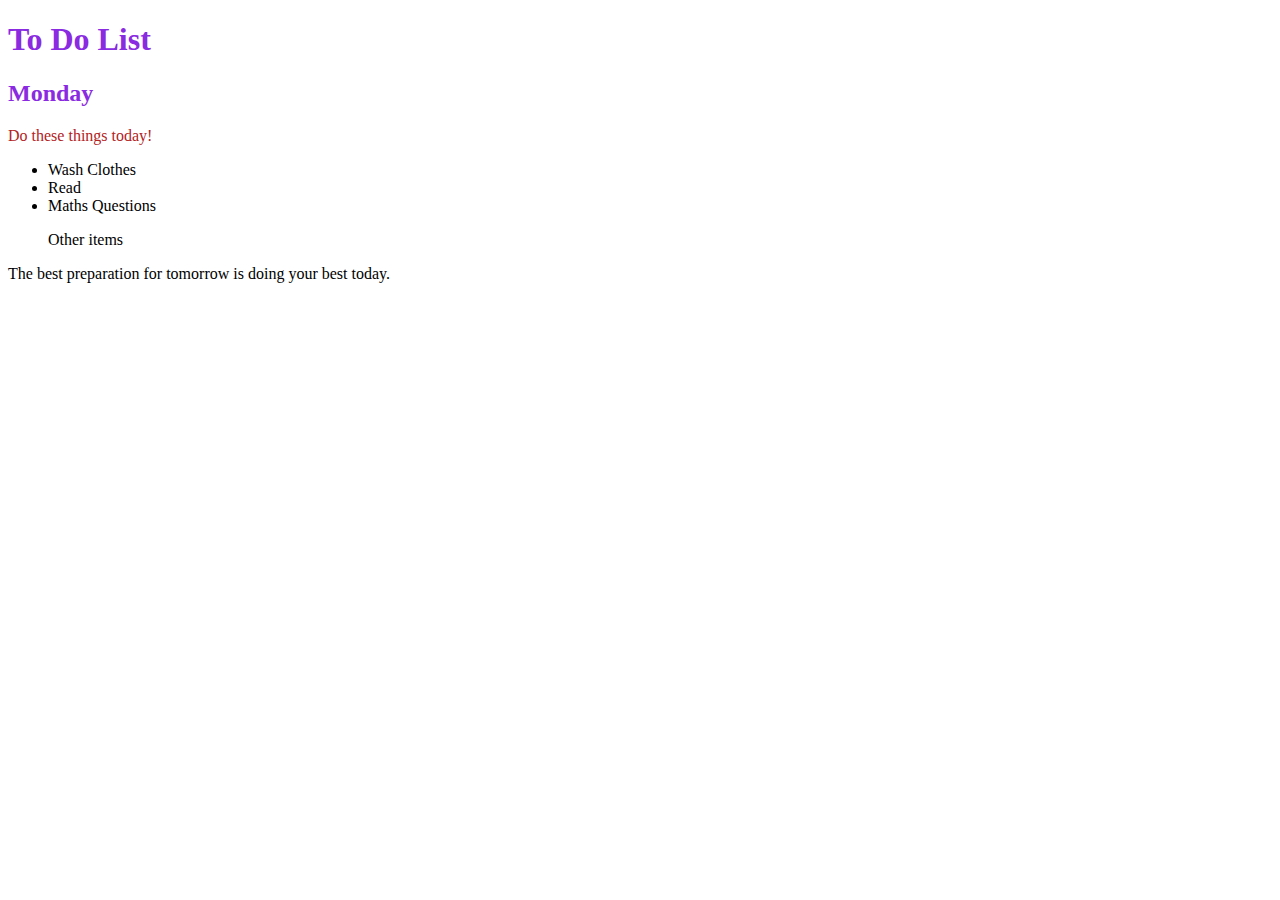
<file: 7.2 CSS Positioning/7.1 Combining Selectors/index.html>
<!DOCTYPE html>
<html lang="en">

<head>
  <meta charset="UTF-8">
  <title>Combining CSS Selectors</title>
  <link rel="stylesheet" href="./style.css">
</head>

<!-- Don't change any of the HTML code! -->

<body>
  <h1>To Do List</h1>
  <h2>Monday</h2>
  <div class="box">
    <p class="done">Do these things today!</p>
    <ul class="list">
      <li>Wash Clothes</li>
      <li class="done">Read</li>
      <li class="done">Maths Questions</li>
    </ul>
    
  </div>

  <ul>
    <p class="done">Other items</p>
  </ul>
  <p>The best preparation for tomorrow is doing your best today.</p>

</body>

</html>
</file>
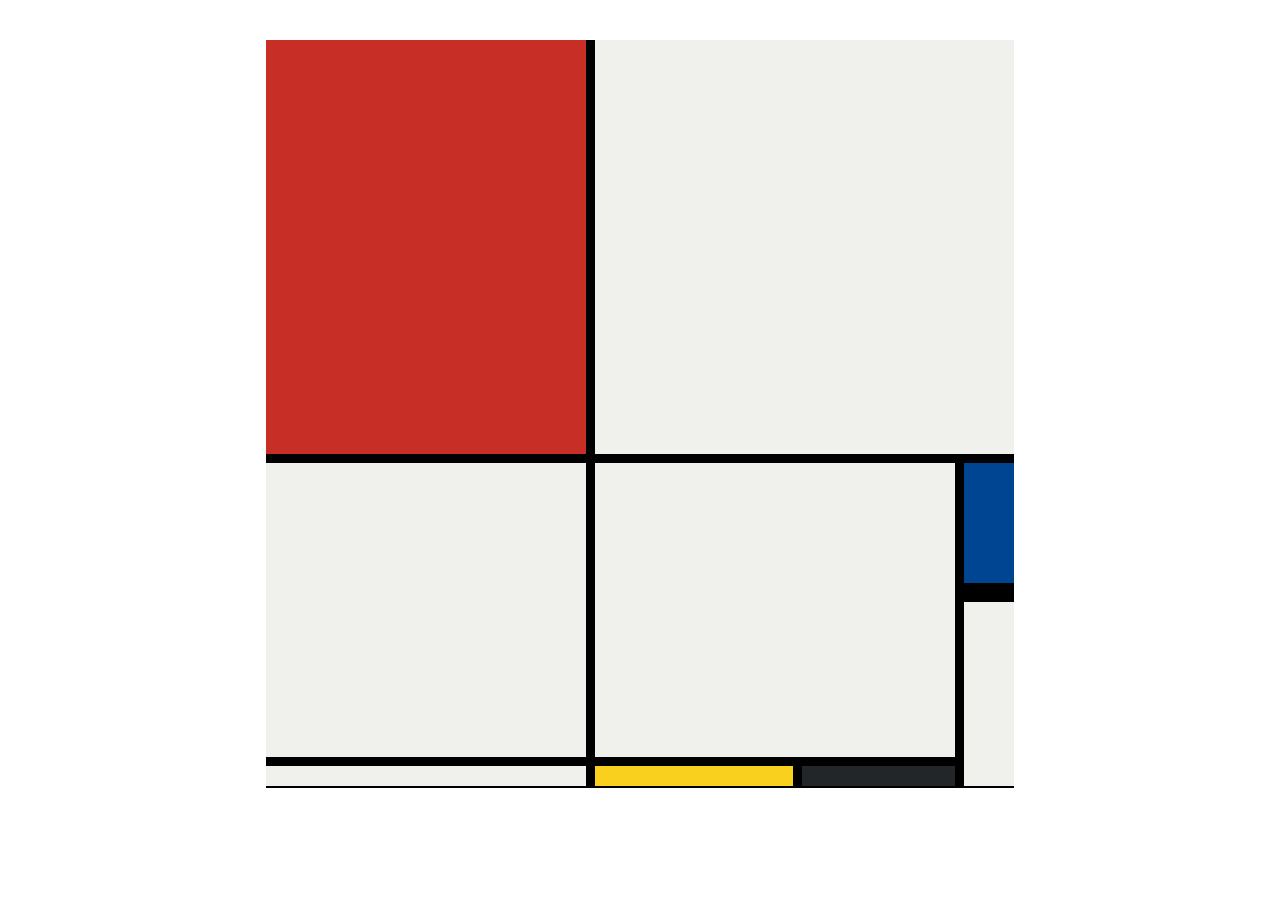
<file: 10.3 Mondrian Project/mondrian1.html>
<!DOCTYPE html>
<html lang="en">
<head>
    <meta charset="UTF-8">
    <meta http-equiv="X-UA-Compatible" content="IE=edge">
    <meta name="viewport" content="width=device-width, initial-scale=1.0">
    <title>Mondrian Project</title>
</head>
<style>
    body{
margin:0px;
padding:0px;

    }
    .container{
        display:grid;
        height:748px;
        width:748px;
        margin:40px auto;
        background-color:black;
        gap:9px;
        grid-template-columns:320px 198px 153px 50px;
        grid-template-rows:414px 130px 155px 20px;
       

    

    }
    .item{
        display:flex;
        justify-content:center;
        align-items:center;


    }
    .red{
        background-color: #c72e26;
        
       

    }
    .blue{

        background-color:#004592;
        border-bottom:10px solid black;


    }
    .white{
        background-color:#F0F1EC ;
        grid-column:span 3;

    

    }
    .white1{
        background-color:#F0F1EC ;
        grid-row:span 2; 

    }
    .white2{
        background-color: #F0F1EC;
        grid-column: span 2;
        grid-row:span 2; 
        grid-row-gap: 0;
       


    }
    .white3{
        background-color:#F0F1EC ;
 grid-row:span 2;
 grid-auto-rows:0;
    }
    .white4{
        background-color: #F0F1EC;
        grid-auto-rows:0;
       
   


    }
.yellow{
   background-color: #F9D01E;
   grid-auto-rows:0;
} 
.black{
   background-color: #232629; 
    grid-auto-rows:0;

}
</style>
<body>
<div class =container >
    <div class=" item red"></div>
    <div class=" item white"></div>
    <div class="item white1"></div>
    <div class="item white2"></div>
    <div class="item blue"></div>
    <div class="white3"></div>
      <div class="white4"></div
        ><div class="yellow"></div>
     <div class=" black"></div>
   




</div>

</div>
</body>
</html>
</file>
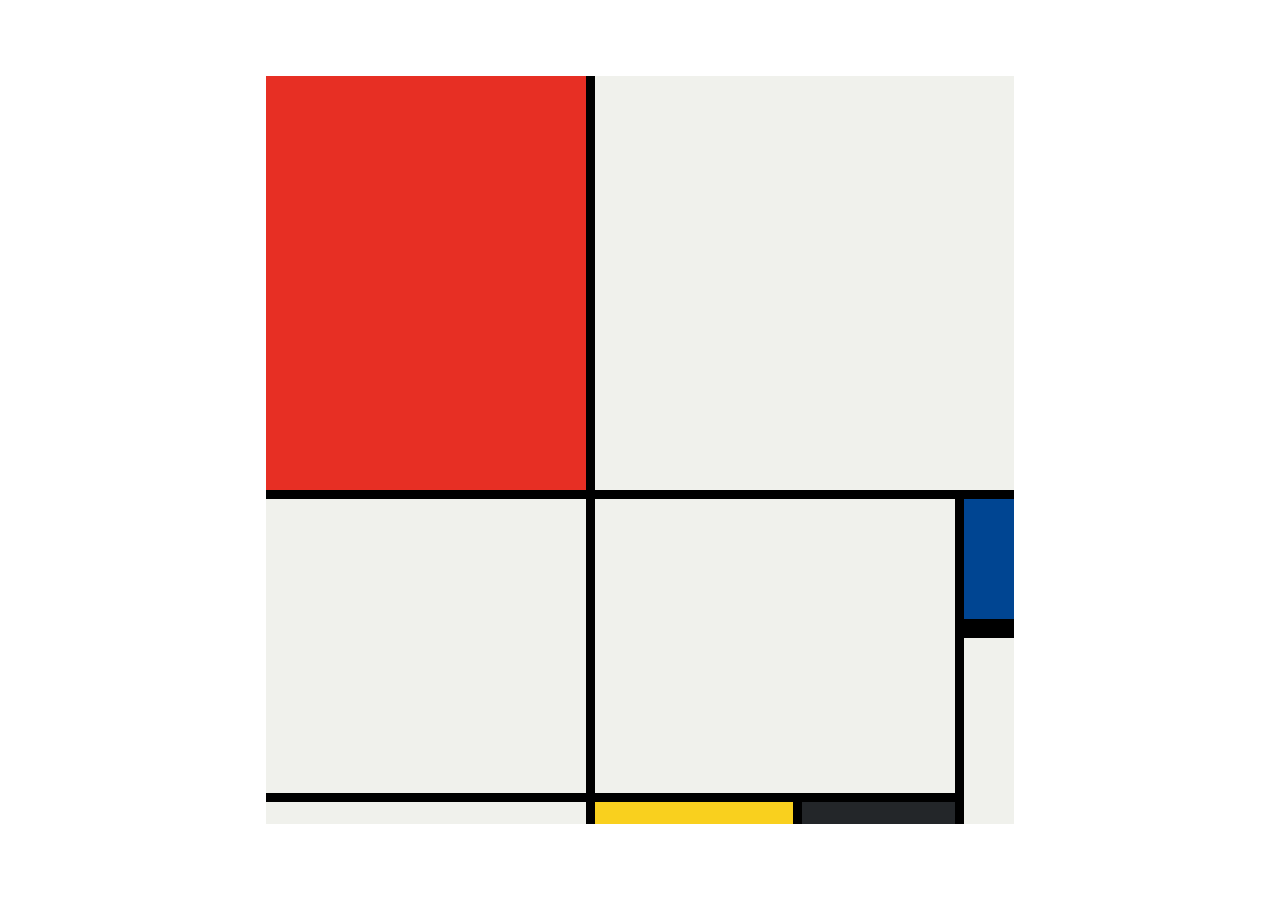
<file: 10.3 Mondrian Project/solution.html>
<!DOCTYPE html>
<html lang="en">

<head>
  <meta charset="UTF-8">
  <meta name="viewport" content="width=device-width, initial-scale=1.0">
  <title>Mondrian Project</title>
  <style>
    /* 
    Write your CSS here 
    Line Colour: #000
    White: #F0F1EC
    Red: #E72F24
    Black: #232629
    Blue: #004592
    Yellow: #F9D01E
    */
    body {
      display: flex;
      justify-content: center;
      align-items: center;
      height: 100vh;
      margin: 0;
      padding: 0;
    }

    .container {
      height: 748px;
      width: 748px;
      display: grid;
      background-color: #000;
      grid-template-columns: 320px 198px 153px 50px;
      grid-template-rows: 414px 130px 155px 22px;
      gap: 9px;
    }

    .item {
      background-color: #F0F1EC;
    }

    .red {
      background-color: #E72F24;
    }

    .white1 {
      grid-column: span 3;
    }

    .white2 {
      grid-row: span 2;
    }

    .white3 {
      grid-area: 2 / 2 / 4 /4
    }

    .blue {
      background-color: #004592;
      border-bottom: 10px solid #000;
    }

    .white4 {
      grid-row: span 2;
    }

    .yellow {
      background-color: #F9D01E;
    }

    .black {
      background-color: #232629;
    }
  </style>
</head>

<body>
  <!-- Write your HTML here -->

  <div class="container">
    <div class="item red"></div>
    <div class="item white1"></div>
    <div class="item white2"></div>
    <div class="item white3"></div>

    <div class="item blue"></div>
    <div class="item white4"></div>

    <div class="item"></div>
    <div class="item yellow"></div>
    <div class="item black"></div>
  </div>
</body>

</html>
</file>
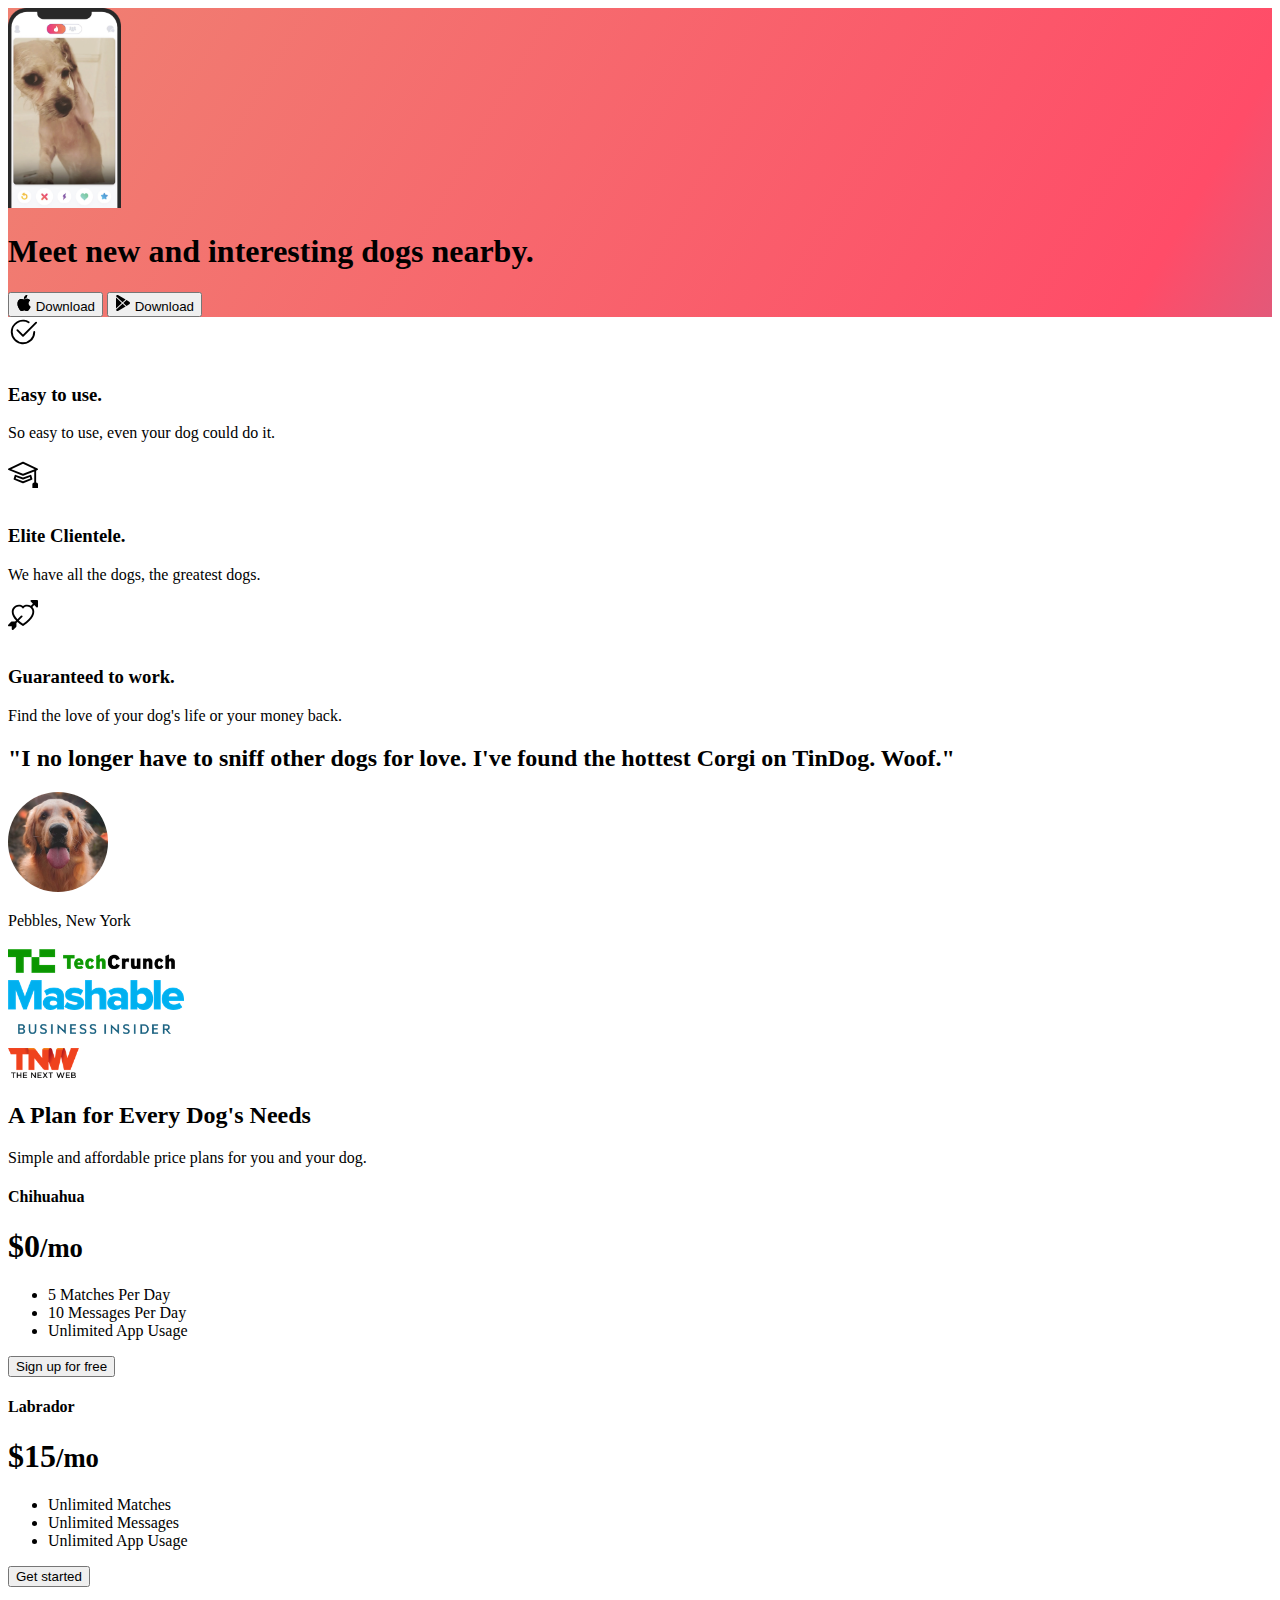
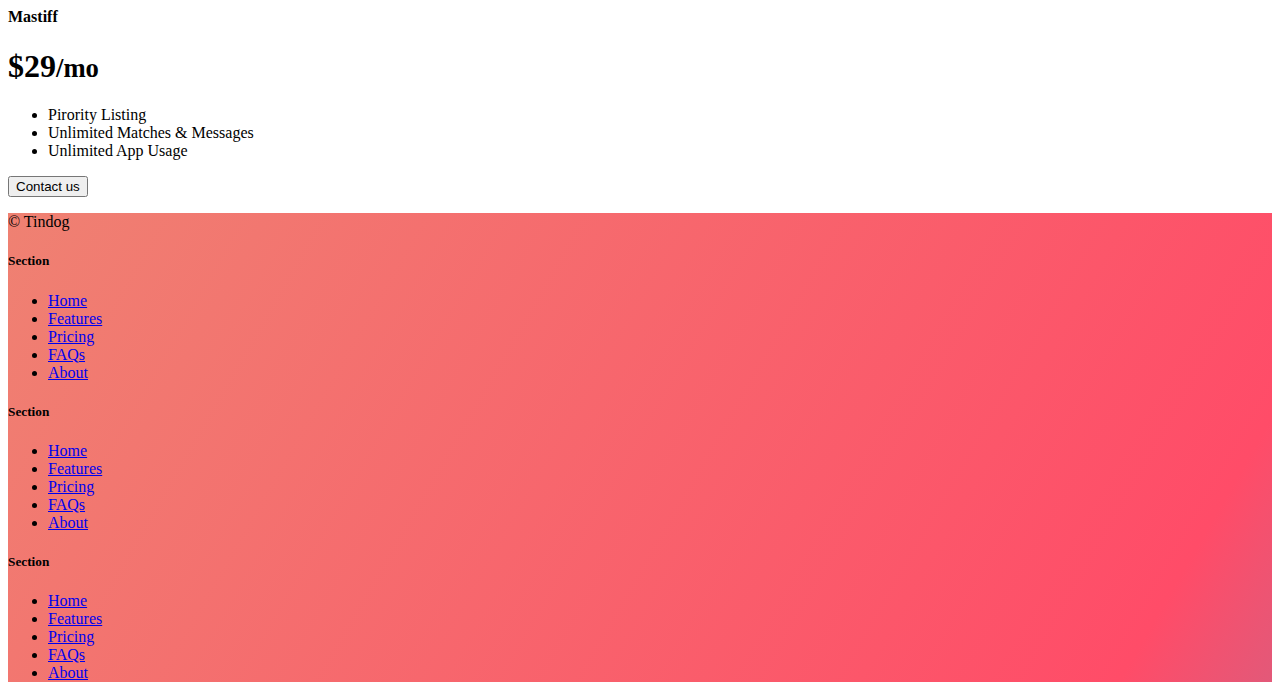
<file: 11.3 TinDog Project/solution.html>
<!DOCTYPE html>
<html lang="en">

<head>
  <meta charset="UTF-8">
  <meta name="viewport" content="width=device-width, initial-scale=1.0">
  <title>TinDog</title>
  <link href="https://cdn.jsdelivr.net/npm/bootstrap@5.3.0-alpha3/dist/css/bootstrap.min.css" rel="stylesheet"
    integrity="sha384-KK94CHFLLe+nY2dmCWGMq91rCGa5gtU4mk92HdvYe+M/SXH301p5ILy+dN9+nJOZ" crossorigin="anonymous">
  <link rel="stylesheet" href="./css/solution.css">
</head>

<body>


  <!-- Title -->
  <section id="title" class="gradient-background">

    <div class="container col-xxl-8 px-4 pt-5">
      <div class="row flex-lg-row-reverse align-items-center g-5 pt-5">
        <div class="col-10 col-sm-8 col-lg-6">
          <img src="./images/iphone.png" class="d-block mx-lg-auto img-fluid" alt="Bootstrap Themes" height="200"
            loading="lazy">
        </div>
        <div class="col-lg-6">
          <h1 class="display-5 fw-bold text-body-emphasis lh-1 mb-3">Meet new and interesting dogs nearby.</h1>

          <div class="d-grid gap-2 d-md-flex justify-content-md-start">
            <button type="button" class="btn btn-light btn-lg px-4 me-md-2"><svg xmlns="http://www.w3.org/2000/svg"
                width="16" height="16" fill="currentColor" class="bi bi-apple mb-1" viewBox="0 0 16 16">
                <path
                  d="M11.182.008C11.148-.03 9.923.023 8.857 1.18c-1.066 1.156-.902 2.482-.878 2.516.024.034 1.52.087 2.475-1.258.955-1.345.762-2.391.728-2.43Zm3.314 11.733c-.048-.096-2.325-1.234-2.113-3.422.212-2.189 1.675-2.789 1.698-2.854.023-.065-.597-.79-1.254-1.157a3.692 3.692 0 0 0-1.563-.434c-.108-.003-.483-.095-1.254.116-.508.139-1.653.589-1.968.607-.316.018-1.256-.522-2.267-.665-.647-.125-1.333.131-1.824.328-.49.196-1.422.754-2.074 2.237-.652 1.482-.311 3.83-.067 4.56.244.729.625 1.924 1.273 2.796.576.984 1.34 1.667 1.659 1.899.319.232 1.219.386 1.843.067.502-.308 1.408-.485 1.766-.472.357.013 1.061.154 1.782.539.571.197 1.111.115 1.652-.105.541-.221 1.324-1.059 2.238-2.758.347-.79.505-1.217.473-1.282Z" />
                <path
                  d="M11.182.008C11.148-.03 9.923.023 8.857 1.18c-1.066 1.156-.902 2.482-.878 2.516.024.034 1.52.087 2.475-1.258.955-1.345.762-2.391.728-2.43Zm3.314 11.733c-.048-.096-2.325-1.234-2.113-3.422.212-2.189 1.675-2.789 1.698-2.854.023-.065-.597-.79-1.254-1.157a3.692 3.692 0 0 0-1.563-.434c-.108-.003-.483-.095-1.254.116-.508.139-1.653.589-1.968.607-.316.018-1.256-.522-2.267-.665-.647-.125-1.333.131-1.824.328-.49.196-1.422.754-2.074 2.237-.652 1.482-.311 3.83-.067 4.56.244.729.625 1.924 1.273 2.796.576.984 1.34 1.667 1.659 1.899.319.232 1.219.386 1.843.067.502-.308 1.408-.485 1.766-.472.357.013 1.061.154 1.782.539.571.197 1.111.115 1.652-.105.541-.221 1.324-1.059 2.238-2.758.347-.79.505-1.217.473-1.282Z" />
              </svg> Download</button>
            <button type="button" class="btn btn-outline-light btn-lg px-4"><svg xmlns="http://www.w3.org/2000/svg"
                width="16" height="16" fill="currentColor" class="bi bi-google-play mb-1" viewBox="0 0 16 16">
                <path
                  d="M14.222 9.374c1.037-.61 1.037-2.137 0-2.748L11.528 5.04 8.32 8l3.207 2.96 2.694-1.586Zm-3.595 2.116L7.583 8.68 1.03 14.73c.201 1.029 1.36 1.61 2.303 1.055l7.294-4.295ZM1 13.396V2.603L6.846 8 1 13.396ZM1.03 1.27l6.553 6.05 3.044-2.81L3.333.215C2.39-.341 1.231.24 1.03 1.27Z" />
              </svg> Download</button>
          </div>
        </div>
      </div>
    </div>
  </section>
  <!-- Features -->
  <section id="features">
    <div class="container mt-5">
      <div class="row g-4 py-5 row-cols-1 row-cols-lg-3">
        <div class="col d-flex align-items-start">
          <div
            class="icon-square text-body-emphasis bg-body-secondary d-inline-flex align-items-center justify-content-center fs-4 flex-shrink-0 me-3">
            <svg xmlns="http://www.w3.org/2000/svg" height="30" fill="currentColor" class="bi bi-check2-circle"
              viewBox="0 0 16 16">
              <path
                d="M2.5 8a5.5 5.5 0 0 1 8.25-4.764.5.5 0 0 0 .5-.866A6.5 6.5 0 1 0 14.5 8a.5.5 0 0 0-1 0 5.5 5.5 0 1 1-11 0z" />
              <path
                d="M15.354 3.354a.5.5 0 0 0-.708-.708L8 9.293 5.354 6.646a.5.5 0 1 0-.708.708l3 3a.5.5 0 0 0 .708 0l7-7z" />
            </svg>
          </div>
          <div>
            <h3 class="fs-2">Easy to use.</h3>
            <p>So easy to use, even your dog could do it.</p>

          </div>
        </div>
        <div class="col d-flex align-items-start">
          <div
            class="icon-square text-body-emphasis bg-body-secondary d-inline-flex align-items-center justify-content-center fs-4 flex-shrink-0 me-3">
            <svg xmlns="http://www.w3.org/2000/svg" height="30" fill="currentColor" class="bi bi-mortarboard"
              viewBox="0 0 16 16">
              <path
                d="M8.211 2.047a.5.5 0 0 0-.422 0l-7.5 3.5a.5.5 0 0 0 .025.917l7.5 3a.5.5 0 0 0 .372 0L14 7.14V13a1 1 0 0 0-1 1v2h3v-2a1 1 0 0 0-1-1V6.739l.686-.275a.5.5 0 0 0 .025-.917l-7.5-3.5ZM8 8.46 1.758 5.965 8 3.052l6.242 2.913L8 8.46Z" />
              <path
                d="M4.176 9.032a.5.5 0 0 0-.656.327l-.5 1.7a.5.5 0 0 0 .294.605l4.5 1.8a.5.5 0 0 0 .372 0l4.5-1.8a.5.5 0 0 0 .294-.605l-.5-1.7a.5.5 0 0 0-.656-.327L8 10.466 4.176 9.032Zm-.068 1.873.22-.748 3.496 1.311a.5.5 0 0 0 .352 0l3.496-1.311.22.748L8 12.46l-3.892-1.556Z" />
            </svg>
          </div>
          <div>
            <h3 class="fs-2">Elite Clientele.</h3>
            <p>We have all the dogs, the greatest dogs.</p>

          </div>
        </div>
        <div class="col d-flex align-items-start">
          <div
            class="icon-square text-body-emphasis bg-body-secondary d-inline-flex align-items-center justify-content-center fs-4 flex-shrink-0 me-3">
            <svg xmlns="http://www.w3.org/2000/svg" height="30" fill="currentColor" class="bi bi-arrow-through-heart"
              viewBox="0 0 16 16">
              <path fill-rule="evenodd"
                d="M2.854 15.854A.5.5 0 0 1 2 15.5V14H.5a.5.5 0 0 1-.354-.854l1.5-1.5A.5.5 0 0 1 2 11.5h1.793l.53-.53c-.771-.802-1.328-1.58-1.704-2.32-.798-1.575-.775-2.996-.213-4.092C3.426 2.565 6.18 1.809 8 3.233c1.25-.98 2.944-.928 4.212-.152L13.292 2 12.147.854A.5.5 0 0 1 12.5 0h3a.5.5 0 0 1 .5.5v3a.5.5 0 0 1-.854.354L14 2.707l-1.006 1.006c.236.248.44.531.6.845.562 1.096.585 2.517-.213 4.092-.793 1.563-2.395 3.288-5.105 5.08L8 13.912l-.276-.182a21.86 21.86 0 0 1-2.685-2.062l-.539.54V14a.5.5 0 0 1-.146.354l-1.5 1.5Zm2.893-4.894A20.419 20.419 0 0 0 8 12.71c2.456-1.666 3.827-3.207 4.489-4.512.679-1.34.607-2.42.215-3.185-.817-1.595-3.087-2.054-4.346-.761L8 4.62l-.358-.368c-1.259-1.293-3.53-.834-4.346.761-.392.766-.464 1.845.215 3.185.323.636.815 1.33 1.519 2.065l1.866-1.867a.5.5 0 1 1 .708.708L5.747 10.96Z" />
            </svg>
          </div>
          <div>
            <h3 class="fs-2">Guaranteed to work.</h3>
            <p>Find the love of your dog's life or your money back.</p>

          </div>
        </div>
      </div>
    </div>
  </section>
  <!-- Testimonial -->
  <section id="testimonial">
    <div class="my-5">
      <div class="p-5 text-center bg-body-tertiary">
        <div class="container py-5">
          <h2 class="text-body-emphasis">"I no longer have to sniff other dogs for love. I've found the hottest Corgi on
            TinDog. Woof."</h2>
          <img class="profile-img mt-5" src="./images/dog-img.jpg" alt="dog image">
          <p class="col-lg-8 mx-auto lead mt-2">
            Pebbles, New York
          </p>
        </div>

        <div class="container">
          <div class="row">
            <div class="col-lg-3 col-sm-12">
              <img src="./images/techcrunch.png" alt="techcrunch" height="30">
            </div>
            <div class="col-lg-3 col-sm-12">
              <img src="./images/mashable.png" alt="mashable" height="30">
            </div>
            <div class="col-lg-3 col-sm-12">
              <img src="./images/bizinsider.png" alt="bizinsider" height="30">
            </div>
            <div class="col-lg-3 col-sm-12">
              <img src="./images/tnw.png" alt="tnw" height="30">
            </div>
          </div>
        </div>
      </div>
    </div>
  </section>
  <!-- Pricing -->
  <section id="pricing">
    <div class="container">
      <div class="pricing-header p-3 pb-md-4 mx-auto text-center">
        <h2 class="display-4 fw-normal">A Plan for Every Dog's Needs</h2>
        <p class="fs-5 text-body-secondary">Simple and affordable price plans for you and your dog.
      </div>
      <div class="row row-cols-1 row-cols-md-3 mb-3 text-center">
        <div class="col">
          <div class="card mb-4 rounded-3 shadow-sm">
            <div class="card-header py-3">
              <h4 class="my-0 fw-normal">Chihuahua</h4>
            </div>
            <div class="card-body">
              <h1 class="card-title pricing-card-title">$0<small class="text-body-secondary fw-light">/mo</small></h1>
              <ul class="list-unstyled mt-3 mb-4">
                <li>5 Matches Per Day</li>
                <li>10 Messages Per Day</li>
                <li>Unlimited App Usage</li>
              </ul>
              <button type="button" class="w-100 btn btn-lg btn-outline-dark">Sign up for free</button>
            </div>
          </div>
        </div>
        <div class="col">
          <div class="card mb-4 rounded-3 shadow-sm">
            <div class="card-header py-3">
              <h4 class="my-0 fw-normal">Labrador</h4>
            </div>
            <div class="card-body">
              <h1 class="card-title pricing-card-title">$15<small class="text-body-secondary fw-light">/mo</small></h1>
              <ul class="list-unstyled mt-3 mb-4">
                <li>Unlimited Matches</li>
                <li>Unlimited Messages</li>
                <li>Unlimited App Usage</li>
              </ul>
              <button type="button" class="w-100 btn btn-lg btn-dark">Get started</button>
            </div>
          </div>
        </div>
        <div class="col">
          <div class="card mb-4 rounded-3 shadow-sm border-dark">
            <div class="card-header py-3 text-bg-dark border-dark">
              <h4 class="my-0 fw-normal">Mastiff</h4>
            </div>
            <div class="card-body">
              <h1 class="card-title pricing-card-title">$29<small class="text-body-secondary fw-light">/mo</small></h1>
              <ul class="list-unstyled mt-3 mb-4">
                <li>Pirority Listing</li>
                <li>Unlimited Matches & Messages</li>
                <li>Unlimited App Usage</li>
              </ul>
              <button type="button" class="w-100 btn btn-lg btn-dark">Contact us</button>
            </div>
          </div>
        </div>
      </div>
    </div>
  </section>
  <!-- Footer -->
  <section id="contact" class="gradient-background">
    <div class="container ">
      <footer class="row row-cols-1 row-cols-sm-2 row-cols-md-5 py-5 mt-5 border-top">
        <div class="col mb-3">

          <p class="text-body-secondary">© Tindog</p>
        </div>

        <div class="col mb-3">

        </div>

        <div class="col mb-3">
          <h5>Section</h5>
          <ul class="nav flex-column">
            <li class="nav-item mb-2"><a href="#" class="nav-link p-0 text-body-secondary">Home</a></li>
            <li class="nav-item mb-2"><a href="#" class="nav-link p-0 text-body-secondary">Features</a></li>
            <li class="nav-item mb-2"><a href="#" class="nav-link p-0 text-body-secondary">Pricing</a></li>
            <li class="nav-item mb-2"><a href="#" class="nav-link p-0 text-body-secondary">FAQs</a></li>
            <li class="nav-item mb-2"><a href="#" class="nav-link p-0 text-body-secondary">About</a></li>
          </ul>
        </div>

        <div class="col mb-3">
          <h5>Section</h5>
          <ul class="nav flex-column">
            <li class="nav-item mb-2"><a href="#" class="nav-link p-0 text-body-secondary">Home</a></li>
            <li class="nav-item mb-2"><a href="#" class="nav-link p-0 text-body-secondary">Features</a></li>
            <li class="nav-item mb-2"><a href="#" class="nav-link p-0 text-body-secondary">Pricing</a></li>
            <li class="nav-item mb-2"><a href="#" class="nav-link p-0 text-body-secondary">FAQs</a></li>
            <li class="nav-item mb-2"><a href="#" class="nav-link p-0 text-body-secondary">About</a></li>
          </ul>
        </div>

        <div class="col mb-3">
          <h5>Section</h5>
          <ul class="nav flex-column">
            <li class="nav-item mb-2"><a href="#" class="nav-link p-0 text-body-secondary">Home</a></li>
            <li class="nav-item mb-2"><a href="#" class="nav-link p-0 text-body-secondary">Features</a></li>
            <li class="nav-item mb-2"><a href="#" class="nav-link p-0 text-body-secondary">Pricing</a></li>
            <li class="nav-item mb-2"><a href="#" class="nav-link p-0 text-body-secondary">FAQs</a></li>
            <li class="nav-item mb-2"><a href="#" class="nav-link p-0 text-body-secondary">About</a></li>
          </ul>
        </div>
      </footer>
    </div>
  </section>
</body>

</html>
</file>
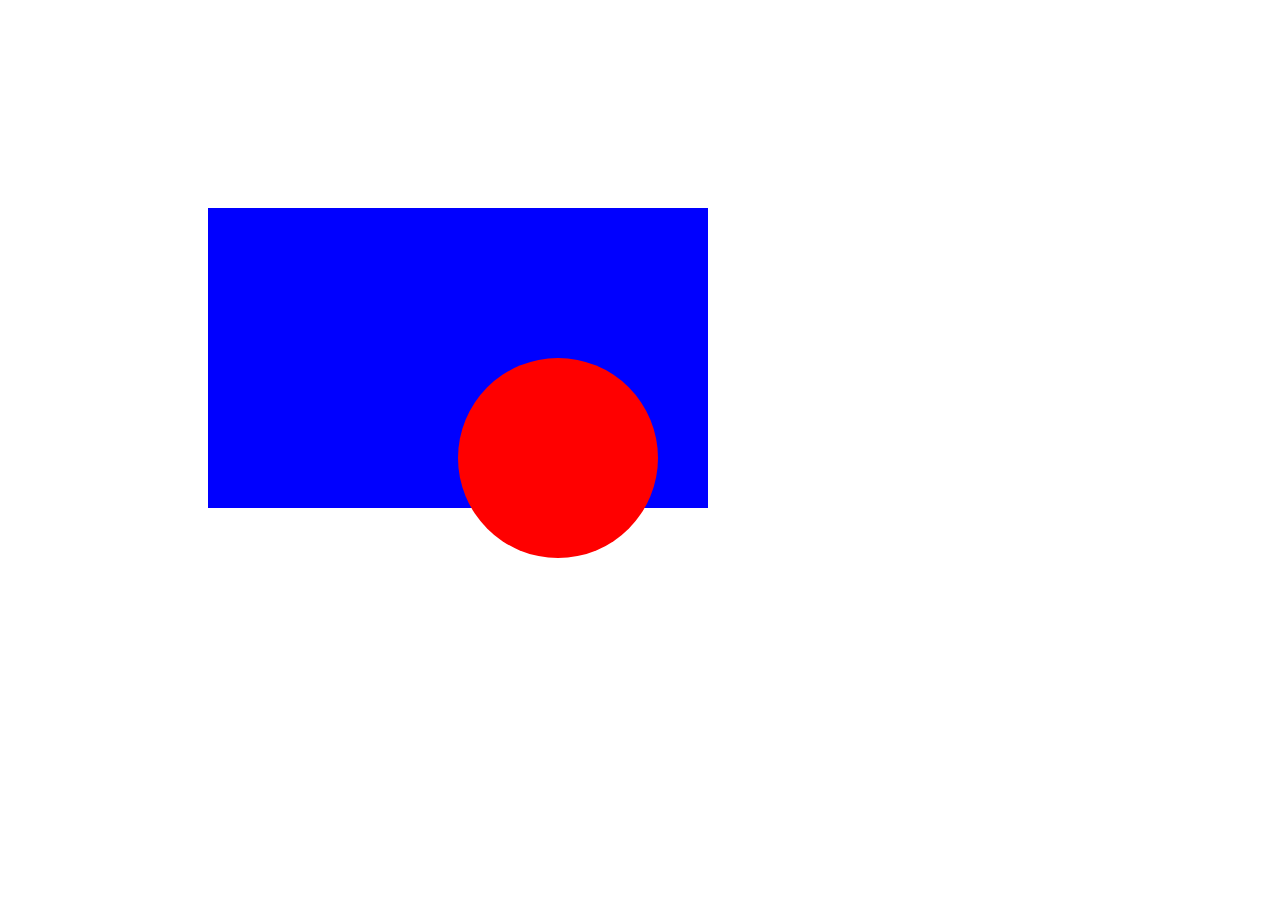
<file: 7.2 CSS Positioning/solution.html>
<!DOCTYPE html>
<html>

<head>
  <title>CSS Positioning Exercise</title>
  <style>
    .red-circle {
      width: 200px;
      height: 200px;
      background-color: red;
      border-radius: 50%;
      position: absolute;
      top: 150px;
      left: 250px;
    }
    
    .blue-box {
      background-color: blue;
      width: 500px;
      height: 300px;
      position: relative;
      top: 200px;
      left: 200px;
    }

  </style>
</head>

<body>
  <div class="blue-box">
    <div class="red-circle"></div>
  </div>
</body>

</html>
</file>
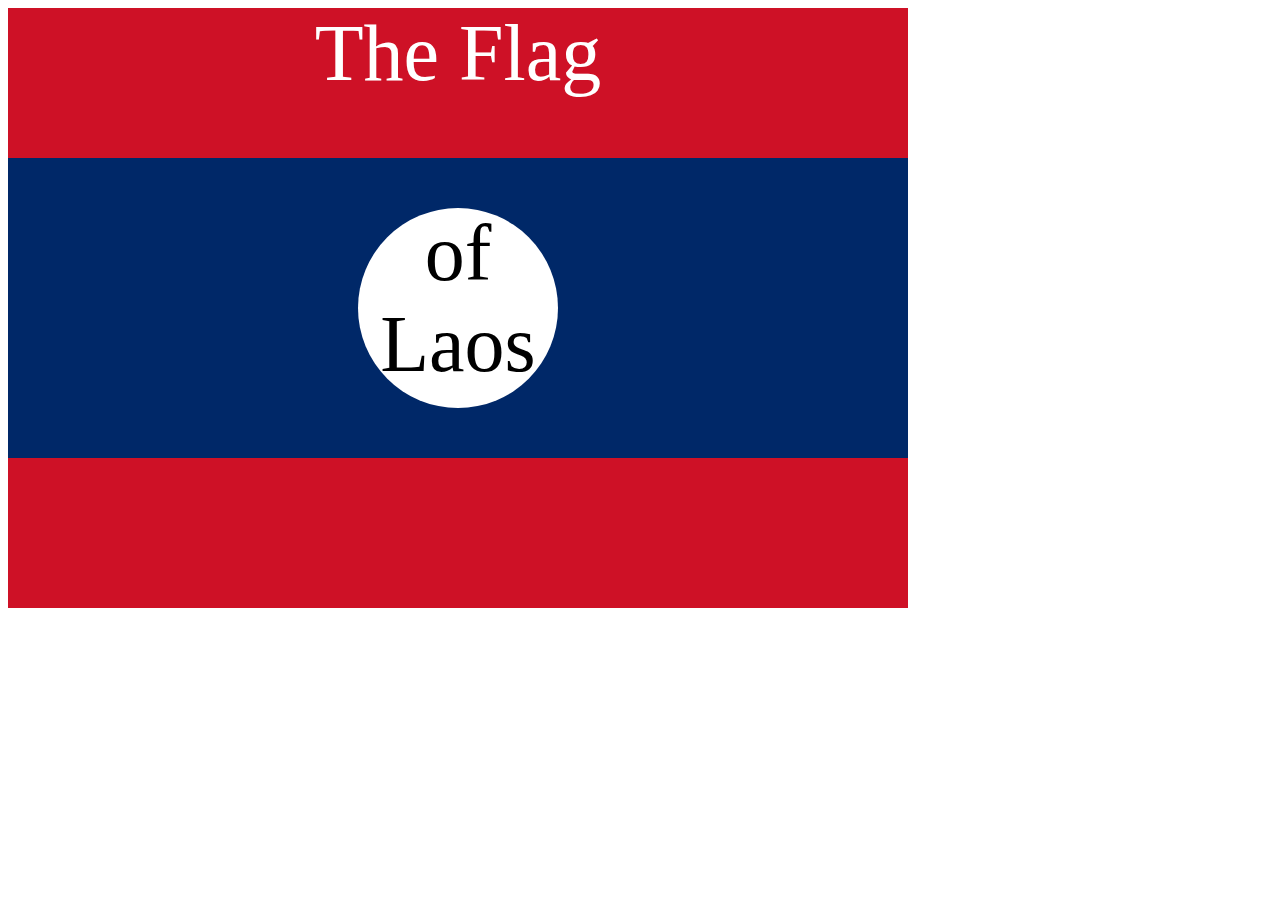
<file: 7.3 CSS Flag Project/solution.html>
<!DOCTYPE html>
<html lang="en">

<head>
  <meta charset="UTF-8">
  <title>CSS Flag Project</title>
  <style>
    .flag {
      width: 900px;
      height: 600px;
      position: relative;
      background-color: #CE1126;

    }

    .flag > div {
      background-color: #002868;
      height: 300px;
      width: 100%;
      position: absolute;
      top: 150px;
    }

    .flag > div > div {
      background-color: white;
      position: absolute;

      height: 200px;
      width: 200px;
      border-radius: 50%;
      top: 50px;
      left: 350px;
    }

    p {
      font-size: 5rem;
      color: white;
      text-align: center;
      padding: 0;
      margin: 0;
    }

    .flag>div div p {
      color: black;
    }
  </style>
</head>

<body>
  <div class="flag">
    <p>The Flag</p>
    <div>
      <div>
        <p>of Laos</p>
      </div>
    </div>
  </div>
</body>

</html>
</file>
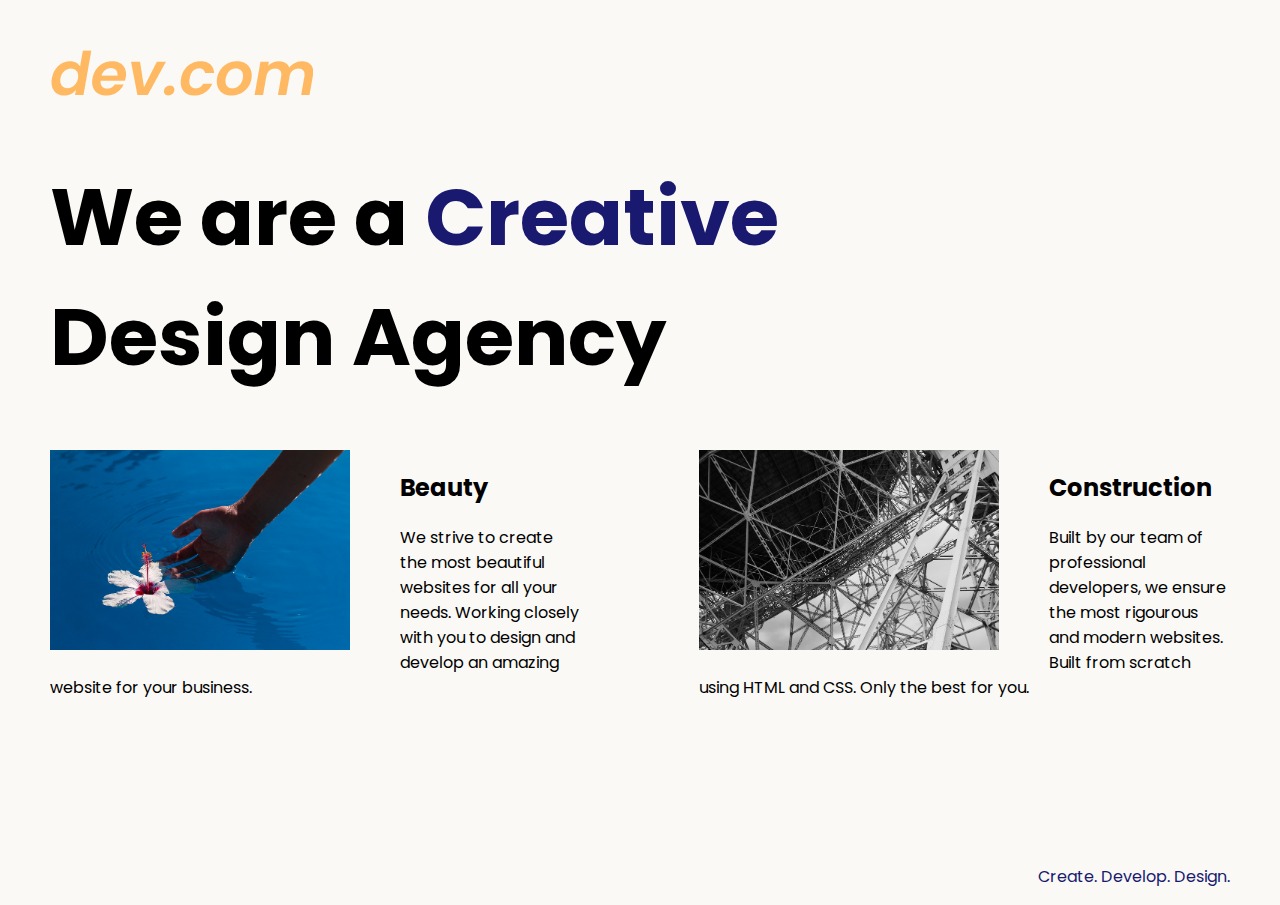
<file: 8.4 Web Design Agency Project/solution.html>
<!DOCTYPE html>
<html lang="en">

<head>
  <meta charset="UTF-8">
  <meta name="viewport" content="width=device-width, initial-scale=1.0">
  <title>Agency</title>
  <link rel="stylesheet" href="./solution.css">
  <link rel="preconnect" href="https://fonts.googleapis.com">
  <link rel="preconnect" href="https://fonts.gstatic.com" crossorigin>
  <link href="https://fonts.googleapis.com/css2?family=Poppins:wght@400;700&display=swap" rel="stylesheet">
</head>

<body>
  <div class="main">
    <img class="logo" src="./assets/images/logo.png" alt="logo">
    <h1>We are a <span class="creative">Creative</span> <br />Design Agency</h1>
    <div class="left card"><img class="tile-image" src="./assets/images/beautiful.jpg" alt="hand and flower in water">
      <h2 class="card-title">Beauty</h2>
      <p class="card-text">We strive to create the most beautiful websites for all your needs. Working closely with you
        to
        design and
        develop an amazing website for your business.</p>
    </div>

    <div class="right card"><img class="tile-image" src="./assets/images/construction.jpg" alt="metal structure">
      <h2 class="card-title">Construction</h2>
      <p>Built by our team of professional developers, we ensure the most rigourous and modern websites. Built from
        scratch using HTML and CSS. Only the best for you.</p>
    </div>

  </div>
  <footer>
    <p>Create. Develop. Design.</p>
  </footer>
</body>

</html>
</file>
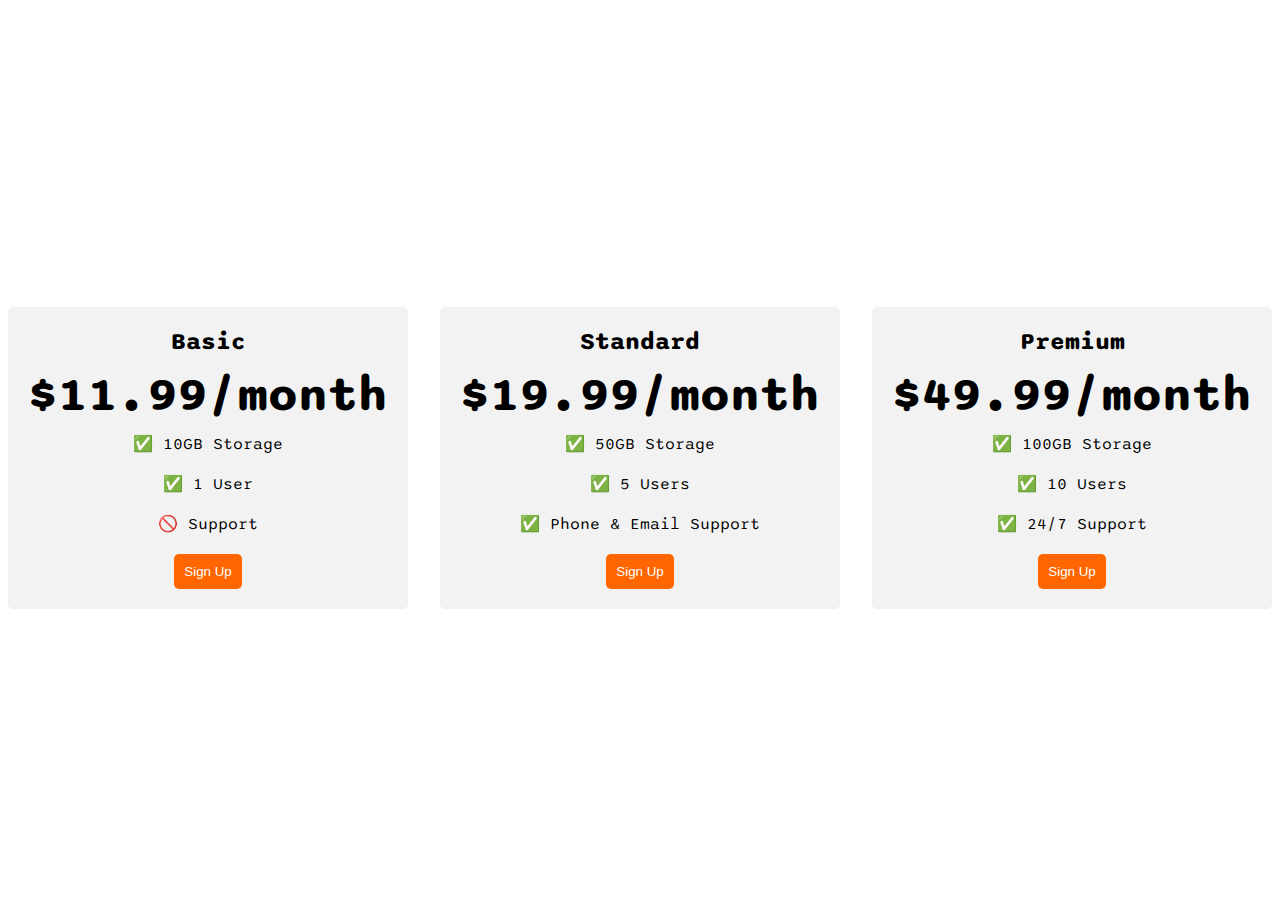
<file: 9.4 Flexbox Pricing Table Project/solution.html>
<!DOCTYPE html>
<html>

<head>
  <title>Flexbox Pricing Table</title>
  <link rel="preconnect" href="https://fonts.googleapis.com">
  <link rel="preconnect" href="https://fonts.gstatic.com" crossorigin>
  <link href="https://fonts.googleapis.com/css2?family=Sono:wght@400;700&display=swap" rel="stylesheet">
  <style>
    body {
      font-family: 'Sono', sans-serif;
    }

    .pricing-container {
      display: flex;
      justify-content: center;
      align-items: center;
      height: 100vh;
      gap: 2rem;
    }

    .pricing-plan {
      flex: 1;
      max-width: 400px;
      padding: 20px;
      background-color: #f2f2f2;
      border-radius: 5px;
      text-align: center;
    }

    .plan-title {
      font-size: 24px;
      font-weight: bold;
      margin-bottom: 10px;
    }

    .plan-price {
      font-size: 48px;
      font-weight: bold;
      margin-bottom: 10px;
    }

    .plan-features {
      list-style: none;
      padding: 0;
      margin: 0;
    }

    .plan-features li {
      margin-bottom: 20px;
    }

    .plan-button {
      padding: 10px;
      background-color: #ff6600;
      color: #fff;
      border-radius: 5px;
      border: none;
    }

    @media (max-width: 1250px) {
      .pricing-container {
        flex-direction: column;
        height: 100%;
      }
    }
  </style>
</head>

<body>
  <div class="pricing-container">
    <div class="pricing-plan">
      <div class="plan-title">Basic</div>
      <div class="plan-price">$11.99/month</div>
      <ul class="plan-features">
        <li>✅ 10GB Storage</li>
        <li>✅ 1 User</li>
        <li>🚫 Support</li>
      </ul>
      <button class="plan-button">Sign Up</a>
    </div>
    <div class="pricing-plan">
      <div class="plan-title">Standard</div>
      <div class="plan-price">$19.99/month</div>
      <ul class="plan-features">
        <li>✅ 50GB Storage</li>
        <li>✅ 5 Users</li>
        <li>✅ Phone &amp; Email Support</li>
      </ul>
      <button class="plan-button">Sign Up</a>
    </div>
    <div class="pricing-plan">
      <div class="plan-title">Premium</div>
      <div class="plan-price">$49.99/month</div>
      <ul class="plan-features">
        <li>✅ 100GB Storage</li>
        <li>✅ 10 Users</li>
        <li>✅ 24/7 Support</li>
      </ul>
      <button class="plan-button">Sign Up</a>
    </div>
  </div>

</body>

</html>
</file>
<file: 11.3 TinDog Project/css/style.css>
.gradient-background {
  background: linear-gradient(300deg, #00bfff, #ff4c68, #ef8172);
  background-size: 180% 180%;
  animation: gradient-animation 18s ease infinite;
}

@keyframes gradient-animation {
  0% {
    background-position: 0% 50%;
  }
  50% {
    background-position: 100% 50%;
  }
  100% {
    background-position: 0% 50%;
  }
}

.icon-square {
  width: 3rem;
  height: 3rem;
  border-radius: 0.75rem;
}

.profile-img {
  height: 100px;
  border-radius: 50%;
}
</file>
<file: 8.4 Web Design Agency Project/style.css>
body {
  font-family: "Poppins", sans-serif;
  margin: 50px 50px 0 50px;
  background-color: #faf9f6;
  display: flex;
  flex-direction: column;
  min-height: 95vh;
}
.main {
  flex: 1;
}

h1 {
  font-size: 5rem;
}

footer {
  text-align: right;
  color: midnightblue;
}
</file>
<file: 7.2 CSS Positioning/7.1 Combining Selectors/style.css>
/* Write your code here: */
h1,h2 {
color: blueviolet;
}
div>p{
    color:firebrick;
}
/* this rule will change the color off all the paragraphs inside the div */
.box > p{
    color:firebrick;
}
</file>
<file: 11.3 TinDog Project/css/solution.css>
.gradient-background {
  background: linear-gradient(300deg, #00bfff, #ff4c68, #ef8172);
  background-size: 180% 180%;
  animation: gradient-animation 18s ease infinite;
}

@keyframes gradient-animation {
  0% {
    background-position: 0% 50%;
  }
  50% {
    background-position: 100% 50%;
  }
  100% {
    background-position: 0% 50%;
  }
}

.icon-square {
  width: 3rem;
  height: 3rem;
  border-radius: 0.75rem;
}

.profile-img {
  border-radius: 50%;
  height: 100px;
}
</file>
<file: 8.4 Web Design Agency Project/solution.css>
body {
  font-family: "Poppins", sans-serif;
  margin: 50px 50px 0 50px;
  background-color: #faf9f6;
  display: flex;
  flex-direction: column;
  min-height: 95vh;
}
.main {
  flex: 1;
}

h1 {
  font-size: 5rem;
}

footer {
  text-align: right;
  color: midnightblue;
}

.tile-image {
  height: 200px;
  float: left;
  margin-right: 50px;
}

.card {
  width: 45%;
}

.left {
  float: left;
}

.right {
  float: right;
}

.creative {
  color: midnightblue;
}

@media (max-width: 680px) {
  .logo {
    width: 100px;
  }

  h1 {
    font-size: 3.5rem;
    text-align: center;
  }

  .card {
    width: 100%;
    display: block;
    margin-bottom: 30px;
    text-align: justify;
  }

  .card img {
    margin-bottom: 10px;
    width: 100%;
    display: inline;
    object-fit: cover;
  }
}
</file>
